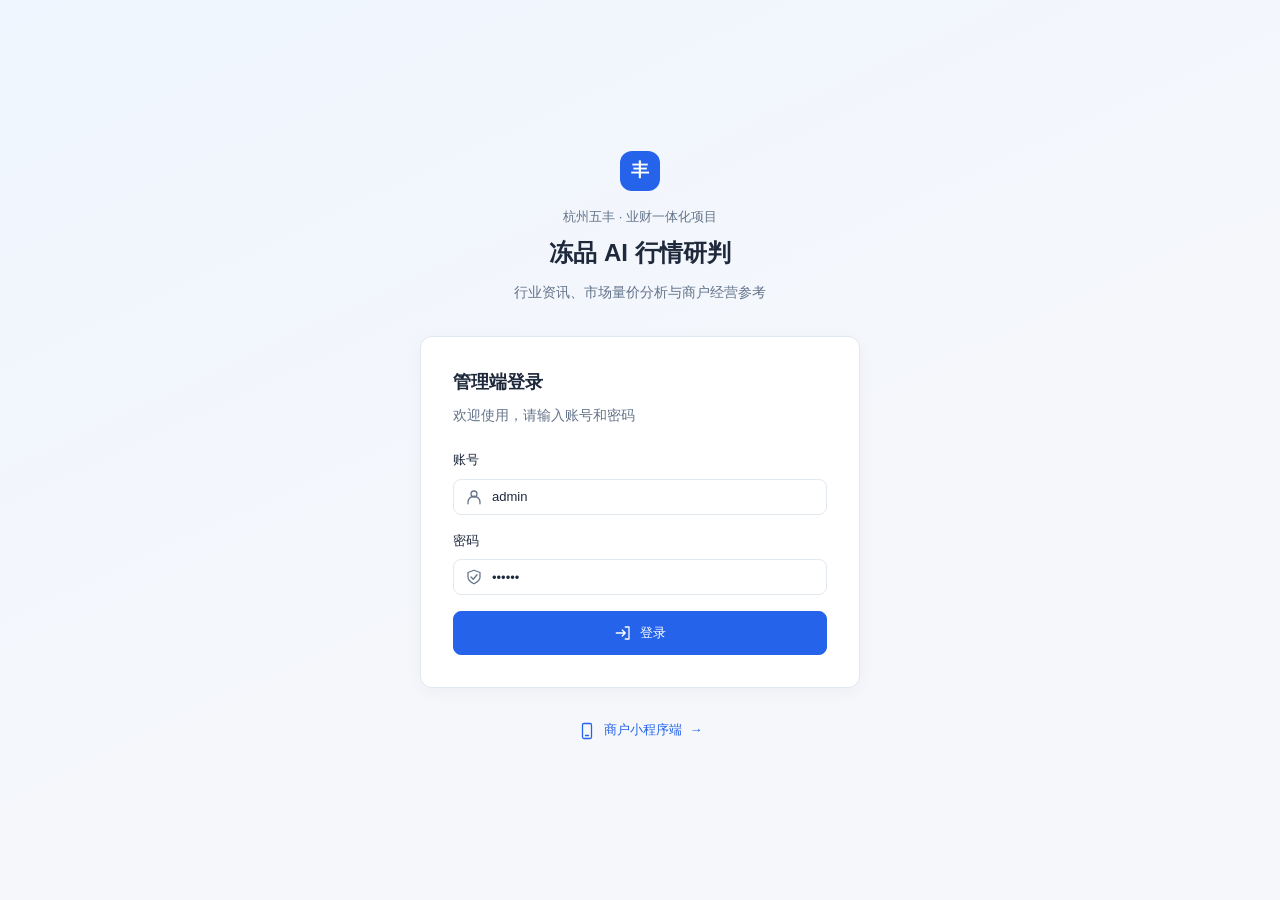
<file: index.html>
<!doctype html>
<html lang="zh-CN">
<head>
  <meta charset="utf-8">
  <meta name="viewport" content="width=device-width, initial-scale=1">
  <title>登录 · 冻品 AI 行情研判</title>
  <link rel="stylesheet" href="assets/css/tokens.css">
  <link rel="stylesheet" href="assets/css/common.css">
  <link rel="stylesheet" href="assets/css/login.css">
  <script defer src="assets/js/common.js"></script>
  <script defer src="assets/js/presentation.js"></script>
  <script defer src="assets/js/auth.js"></script>
  <script defer src="assets/js/login.js"></script>
</head>
<body class="login-page">
  <main class="login-content">
    <header class="login-brand">
      <div class="brand-mark" aria-hidden="true">丰</div>
      <p class="eyebrow">杭州五丰 · 业财一体化项目</p>
      <h1>冻品 AI 行情研判</h1>
      <p class="login-description">行业资讯、市场量价分析与商户经营参考</p>
    </header>
    <section class="panel login-card" aria-labelledby="login-title">
      <div class="login-heading"><h2 id="login-title">管理端登录</h2><p class="muted">欢迎使用，请输入账号和密码</p></div>
      <form id="login-form" class="login-form" novalidate>
        <label class="form-field" for="login-account">
          <span>账号</span>
          <span class="input-with-icon"><span data-icon="user"></span><input class="form-control" id="login-account" name="account" value="admin" autocomplete="username" placeholder="请输入账号" maxlength="40" required aria-describedby="account-error"></span>
          <small class="field-error" id="account-error"></small>
        </label>
        <label class="form-field" for="login-password">
          <span>密码</span>
          <span class="input-with-icon"><span data-icon="shield"></span><input class="form-control" id="login-password" name="password" value="123456" type="password" autocomplete="current-password" placeholder="请输入密码" maxlength="64" required aria-describedby="password-error"></span>
          <small class="field-error" id="password-error"></small>
        </label>
        <p id="login-error" class="field-error" role="alert"></p>
        <button class="button button--primary login-submit" type="submit"><span data-icon="login"></span><span id="login-label">登录</span></button>
        <p id="login-status" class="login-status muted" role="status" aria-live="polite"></p>
      </form>
      <noscript><p class="field-error">请启用 JavaScript 后登录。</p></noscript>
    </section>
    <a class="login-merchant" href="merchant/index.html" target="_blank" rel="noopener noreferrer"><span data-icon="phone"></span><span>商户小程序端</span><span aria-hidden="true">→</span></a>
  </main>
</body>
</html>
</file>
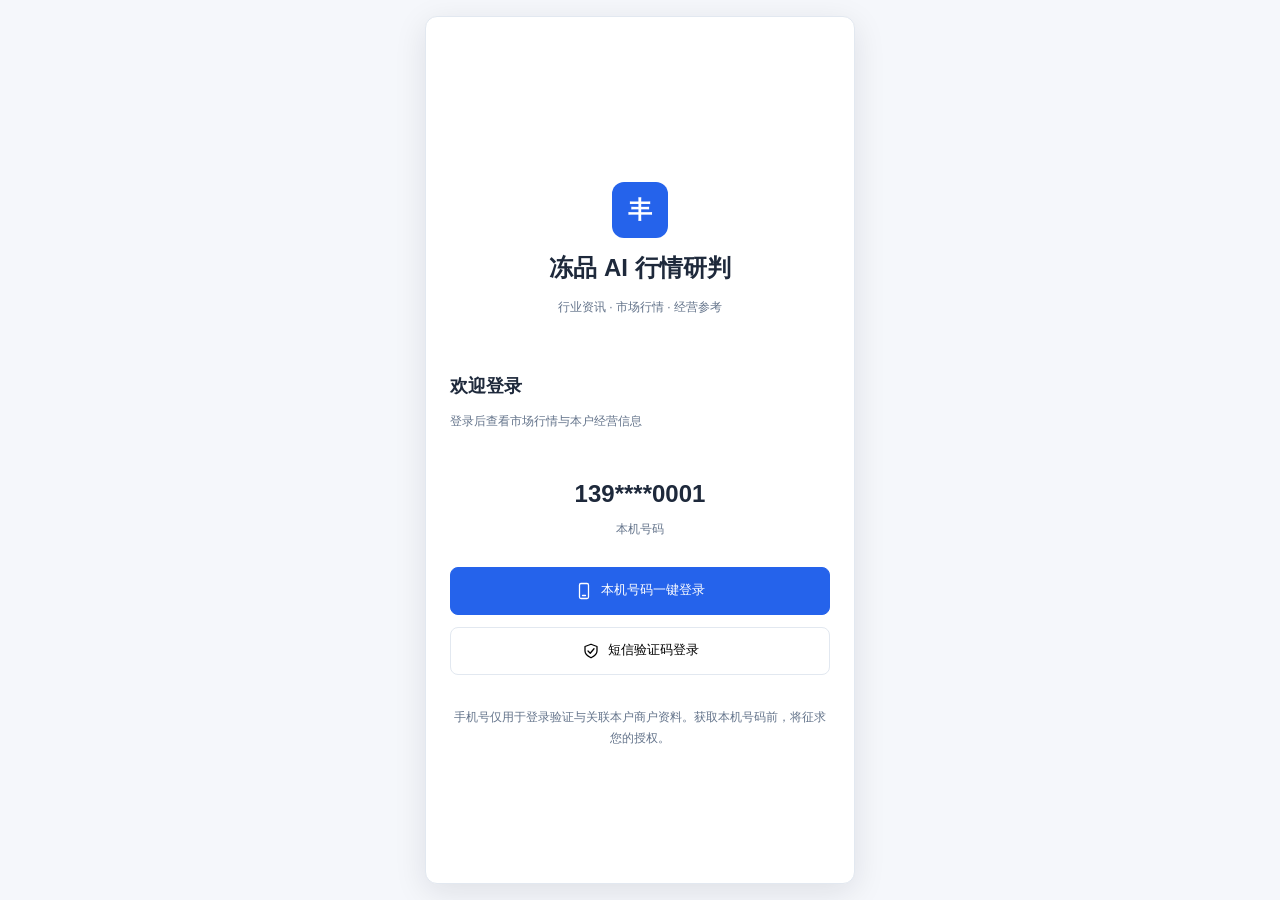
<file: merchant/index.html>
<!doctype html>
<html lang="zh-CN">
<head>
  <meta charset="utf-8">
  <meta name="viewport" content="width=device-width, initial-scale=1">
  <title>商户端 · 冻品 AI 行情研判</title>
  <link rel="stylesheet" href="../assets/css/tokens.css">
  <link rel="stylesheet" href="../assets/css/common.css">
  <link rel="stylesheet" href="../assets/css/bulletins.css">
  <link rel="stylesheet" href="../assets/css/merchant.css">
  <link rel="stylesheet" href="../assets/css/merchant-login.css">
  <script defer src="../assets/js/config.js"></script>
  <script defer src="../assets/js/common.js"></script>
  <script defer src="../assets/js/category-catalog.js"></script>
  <script defer src="../assets/js/presentation.js"></script>
  <script defer src="../assets/js/pages.js"></script>
  <script defer src="../assets/js/ui.js"></script>
  <script defer src="../assets/js/publication-policy.js"></script>
  <script defer src="../assets/js/evidence-view.js"></script>
  <script defer src="../assets/js/period-insights.js"></script>
  <script defer src="../assets/js/market-data.js"></script>
  <script defer src="../assets/js/bulletin-view.js"></script>
  <script defer src="../assets/js/report-client.js"></script>
  <script defer src="../assets/js/report-view.js"></script>
  <script defer src="../assets/js/merchant-ui.js"></script>
  <script defer src="../assets/js/merchant-auth.js"></script>
  <script defer src="../assets/js/merchant-login.js"></script>
  <script defer src="../assets/js/merchant-profile.js"></script>
  <script defer src="../assets/js/merchant-view.js"></script>
  <script defer src="../assets/js/merchant-scroll.js"></script>
  <script defer src="../assets/js/merchant-app.js"></script>
  <script defer src="../assets/js/merchant-reports.js"></script>
  <script defer src="../assets/js/merchant-market.js"></script>
  <script defer src="../assets/js/news-data.js"></script>
  <script defer src="../assets/js/news-view.js"></script>
  <script defer src="../assets/js/merchant-news.js"></script>
  <script defer src="../assets/js/shell.js"></script>
</head>
<body data-app="merchant">
  <div id="app"></div>
  <noscript>请启用 JavaScript 以显示系统导航。</noscript>
</body>
</html>
</file>
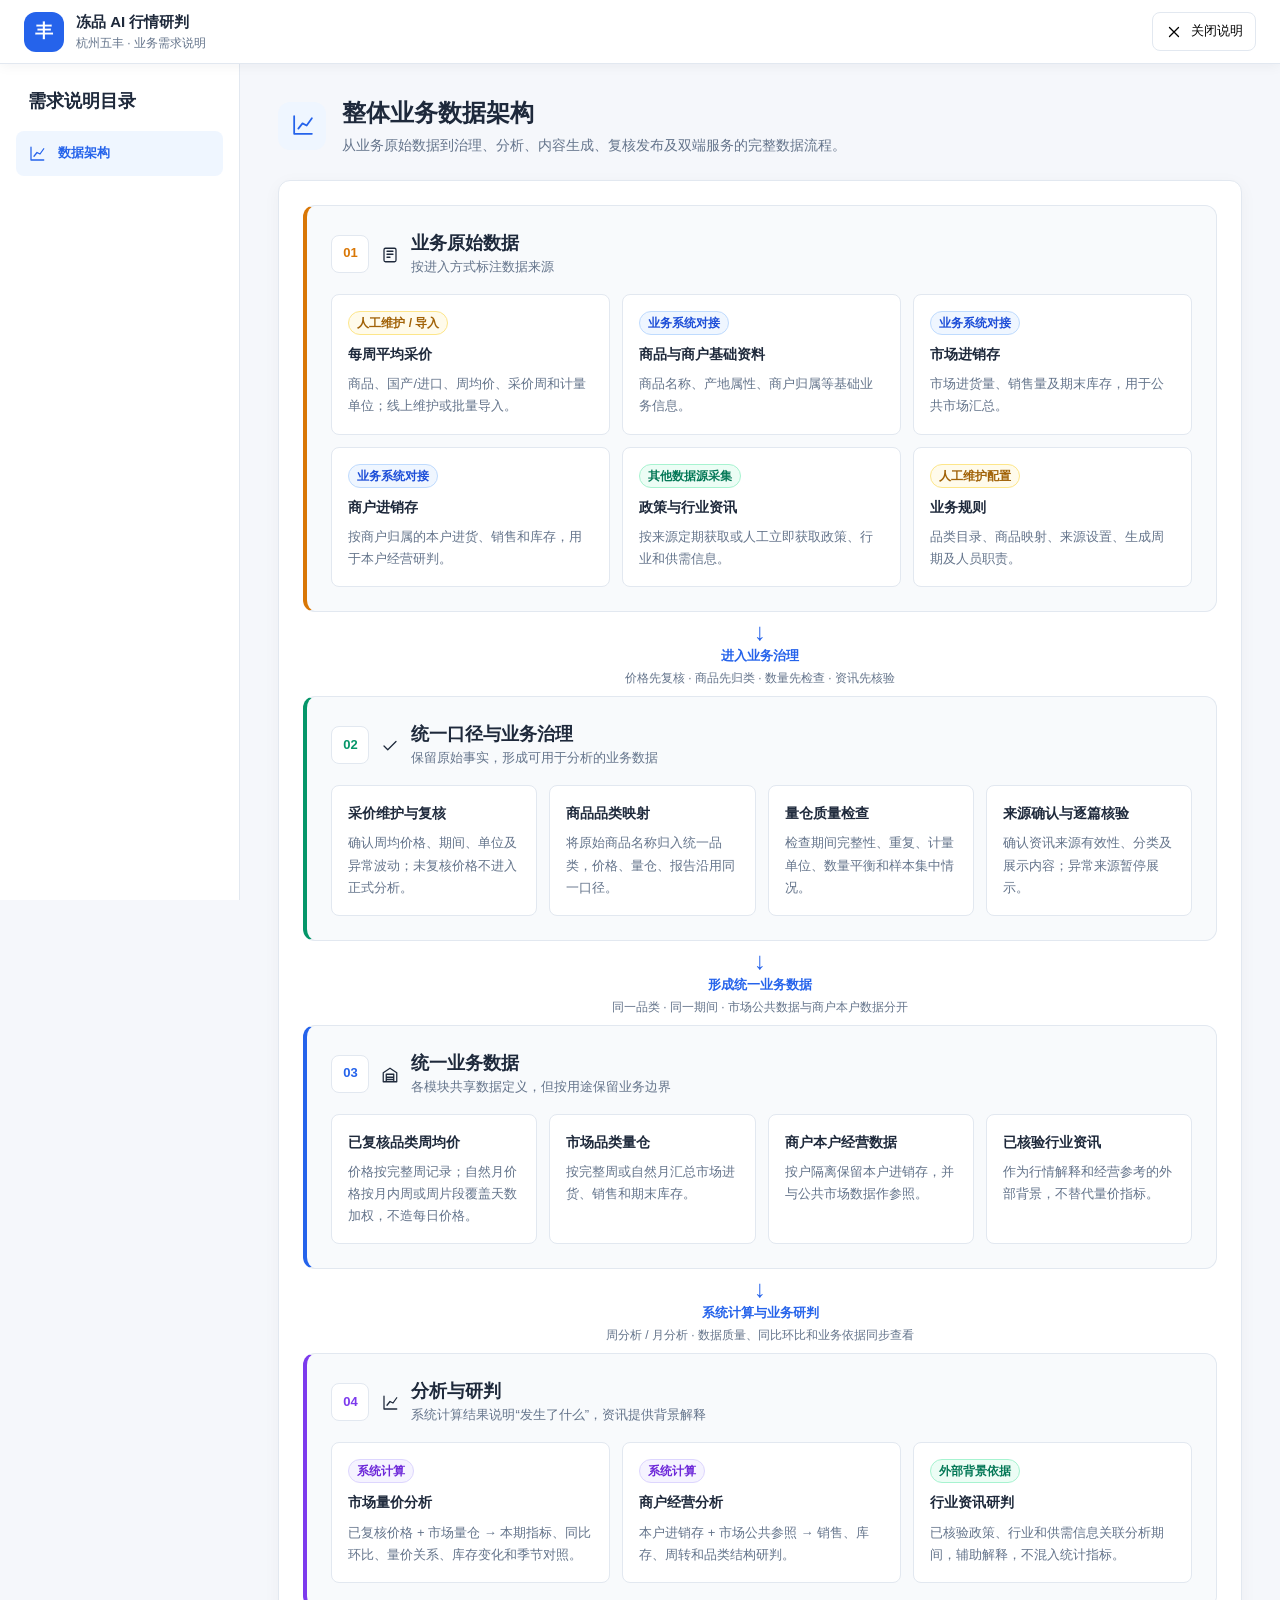
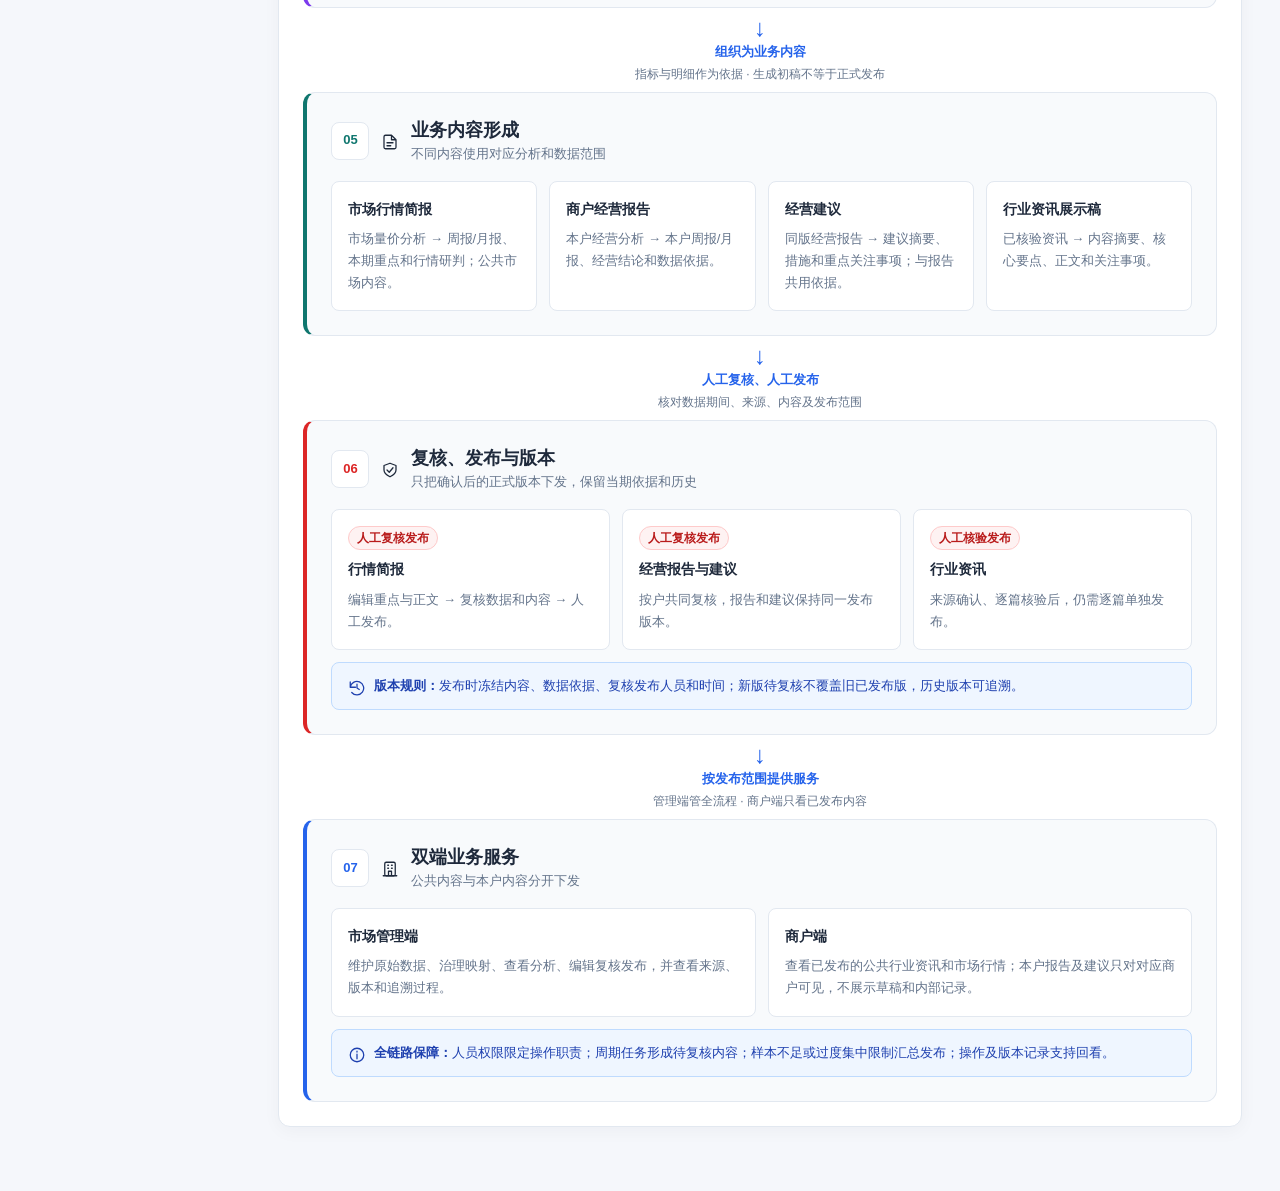
<file: admin/requirements.html>
<!doctype html>
<html lang="zh-CN">
<head>
  <meta charset="utf-8">
  <meta name="viewport" content="width=device-width, initial-scale=1">
  <title>需求说明 · 冻品 AI 行情研判</title>
  <link rel="stylesheet" href="../assets/css/tokens.css">
  <link rel="stylesheet" href="../assets/css/common.css">
  <link rel="stylesheet" href="../assets/css/requirements.css">
</head>
<body class="requirements-page">
  <header class="requirements-topbar">
    <a class="requirements-brand" href="./index.html" aria-label="返回市场管理端">
      <span class="brand-mark" aria-hidden="true">丰</span>
      <span><strong>冻品 AI 行情研判</strong><small>杭州五丰 · 业务需求说明</small></span>
    </a>
    <button type="button" class="button" data-close-page><span data-icon="close"></span><span>关闭说明</span></button>
  </header>

  <div class="requirements-layout">
    <aside class="requirements-toc" aria-label="需求说明目录">
      <h2>需求说明目录</h2>
      <nav><a href="#data-architecture" aria-current="page"><span data-icon="chart"></span><span>数据架构</span></a></nav>
    </aside>

    <main class="requirements-main">
      <section id="data-architecture" aria-labelledby="architecture-title">
        <div class="requirements-heading">
          <span class="requirements-heading-icon" data-icon="chart"></span>
          <div><h1 id="architecture-title">整体业务数据架构</h1><p>从业务原始数据到治理、分析、内容生成、复核发布及双端服务的完整数据流程。</p></div>
        </div>

        <div class="diagram" aria-label="整体业务数据流程图，按从上到下顺序展示数据来源、治理、统一数据、分析、业务内容、人工复核发布和双端服务">
          <section class="diagram-stage diagram-stage--source">
            <div class="diagram-stage-title"><span class="diagram-step">01</span><span data-icon="source"></span><div><h2>业务原始数据</h2><p>按进入方式标注数据来源</p></div></div>
            <div class="diagram-grid diagram-grid--three">
              <div class="diagram-node"><span class="source-tag source-tag--manual">人工维护 / 导入</span><strong>每周平均采价</strong><p>商品、国产/进口、周均价、采价周和计量单位；线上维护或批量导入。</p></div>
              <div class="diagram-node"><span class="source-tag source-tag--system">业务系统对接</span><strong>商品与商户基础资料</strong><p>商品名称、产地属性、商户归属等基础业务信息。</p></div>
              <div class="diagram-node"><span class="source-tag source-tag--system">业务系统对接</span><strong>市场进销存</strong><p>市场进货量、销售量及期末库存，用于公共市场汇总。</p></div>
              <div class="diagram-node"><span class="source-tag source-tag--system">业务系统对接</span><strong>商户进销存</strong><p>按商户归属的本户进货、销售和库存，用于本户经营研判。</p></div>
              <div class="diagram-node"><span class="source-tag source-tag--external">其他数据源采集</span><strong>政策与行业资讯</strong><p>按来源定期获取或人工立即获取政策、行业和供需信息。</p></div>
              <div class="diagram-node"><span class="source-tag source-tag--manual">人工维护配置</span><strong>业务规则</strong><p>品类目录、商品映射、来源设置、生成周期及人员职责。</p></div>
            </div>
          </section>

          <div class="diagram-connector"><span aria-hidden="true">↓</span><strong>进入业务治理</strong><small>价格先复核 · 商品先归类 · 数量先检查 · 资讯先核验</small></div>

          <section class="diagram-stage diagram-stage--govern">
            <div class="diagram-stage-title"><span class="diagram-step">02</span><span data-icon="check"></span><div><h2>统一口径与业务治理</h2><p>保留原始事实，形成可用于分析的业务数据</p></div></div>
            <div class="diagram-grid diagram-grid--four">
              <div class="diagram-node"><strong>采价维护与复核</strong><p>确认周均价格、期间、单位及异常波动；未复核价格不进入正式分析。</p></div>
              <div class="diagram-node"><strong>商品品类映射</strong><p>将原始商品名称归入统一品类，价格、量仓、报告沿用同一口径。</p></div>
              <div class="diagram-node"><strong>量仓质量检查</strong><p>检查期间完整性、重复、计量单位、数量平衡和样本集中情况。</p></div>
              <div class="diagram-node"><strong>来源确认与逐篇核验</strong><p>确认资讯来源有效性、分类及展示内容；异常来源暂停展示。</p></div>
            </div>
          </section>

          <div class="diagram-connector"><span aria-hidden="true">↓</span><strong>形成统一业务数据</strong><small>同一品类 · 同一期间 · 市场公共数据与商户本户数据分开</small></div>

          <section class="diagram-stage diagram-stage--data">
            <div class="diagram-stage-title"><span class="diagram-step">03</span><span data-icon="warehouse"></span><div><h2>统一业务数据</h2><p>各模块共享数据定义，但按用途保留业务边界</p></div></div>
            <div class="diagram-grid diagram-grid--four">
              <div class="diagram-node"><strong>已复核品类周均价</strong><p>价格按完整周记录；自然月价格按月内周或周片段覆盖天数加权，不造每日价格。</p></div>
              <div class="diagram-node"><strong>市场品类量仓</strong><p>按完整周或自然月汇总市场进货、销售和期末库存。</p></div>
              <div class="diagram-node"><strong>商户本户经营数据</strong><p>按户隔离保留本户进销存，并与公共市场数据作参照。</p></div>
              <div class="diagram-node"><strong>已核验行业资讯</strong><p>作为行情解释和经营参考的外部背景，不替代量价指标。</p></div>
            </div>
          </section>

          <div class="diagram-connector"><span aria-hidden="true">↓</span><strong>系统计算与业务研判</strong><small>周分析 / 月分析 · 数据质量、同比环比和业务依据同步查看</small></div>

          <section class="diagram-stage diagram-stage--analysis">
            <div class="diagram-stage-title"><span class="diagram-step">04</span><span data-icon="chart"></span><div><h2>分析与研判</h2><p>系统计算结果说明“发生了什么”，资讯提供背景解释</p></div></div>
            <div class="diagram-grid diagram-grid--three">
              <div class="diagram-node"><span class="source-tag source-tag--computed">系统计算</span><strong>市场量价分析</strong><p>已复核价格 + 市场量仓 → 本期指标、同比环比、量价关系、库存变化和季节对照。</p></div>
              <div class="diagram-node"><span class="source-tag source-tag--computed">系统计算</span><strong>商户经营分析</strong><p>本户进销存 + 市场公共参照 → 销售、库存、周转和品类结构研判。</p></div>
              <div class="diagram-node"><span class="source-tag source-tag--external">外部背景依据</span><strong>行业资讯研判</strong><p>已核验政策、行业和供需信息关联分析期间，辅助解释，不混入统计指标。</p></div>
            </div>
          </section>

          <div class="diagram-connector"><span aria-hidden="true">↓</span><strong>组织为业务内容</strong><small>指标与明细作为依据 · 生成初稿不等于正式发布</small></div>

          <section class="diagram-stage diagram-stage--content">
            <div class="diagram-stage-title"><span class="diagram-step">05</span><span data-icon="report"></span><div><h2>业务内容形成</h2><p>不同内容使用对应分析和数据范围</p></div></div>
            <div class="diagram-grid diagram-grid--four">
              <div class="diagram-node"><strong>市场行情简报</strong><p>市场量价分析 → 周报/月报、本期重点和行情研判；公共市场内容。</p></div>
              <div class="diagram-node"><strong>商户经营报告</strong><p>本户经营分析 → 本户周报/月报、经营结论和数据依据。</p></div>
              <div class="diagram-node"><strong>经营建议</strong><p>同版经营报告 → 建议摘要、措施和重点关注事项；与报告共用依据。</p></div>
              <div class="diagram-node"><strong>行业资讯展示稿</strong><p>已核验资讯 → 内容摘要、核心要点、正文和关注事项。</p></div>
            </div>
          </section>

          <div class="diagram-connector"><span aria-hidden="true">↓</span><strong>人工复核、人工发布</strong><small>核对数据期间、来源、内容及发布范围</small></div>

          <section class="diagram-stage diagram-stage--publish">
            <div class="diagram-stage-title"><span class="diagram-step">06</span><span data-icon="shield"></span><div><h2>复核、发布与版本</h2><p>只把确认后的正式版本下发，保留当期依据和历史</p></div></div>
            <div class="diagram-grid diagram-grid--three">
              <div class="diagram-node"><span class="source-tag source-tag--review">人工复核发布</span><strong>行情简报</strong><p>编辑重点与正文 → 复核数据和内容 → 人工发布。</p></div>
              <div class="diagram-node"><span class="source-tag source-tag--review">人工复核发布</span><strong>经营报告与建议</strong><p>按户共同复核，报告和建议保持同一发布版本。</p></div>
              <div class="diagram-node"><span class="source-tag source-tag--review">人工核验发布</span><strong>行业资讯</strong><p>来源确认、逐篇核验后，仍需逐篇单独发布。</p></div>
            </div>
            <div class="diagram-stage-note"><span data-icon="history"></span><p><strong>版本规则：</strong>发布时冻结内容、数据依据、复核发布人员和时间；新版待复核不覆盖旧已发布版，历史版本可追溯。</p></div>
          </section>

          <div class="diagram-connector"><span aria-hidden="true">↓</span><strong>按发布范围提供服务</strong><small>管理端管全流程 · 商户端只看已发布内容</small></div>

          <section class="diagram-stage diagram-stage--service">
            <div class="diagram-stage-title"><span class="diagram-step">07</span><span data-icon="building"></span><div><h2>双端业务服务</h2><p>公共内容与本户内容分开下发</p></div></div>
            <div class="diagram-grid diagram-grid--two">
              <div class="diagram-node"><strong>市场管理端</strong><p>维护原始数据、治理映射、查看分析、编辑复核发布，并查看来源、版本和追溯过程。</p></div>
              <div class="diagram-node"><strong>商户端</strong><p>查看已发布的公共行业资讯和市场行情；本户报告及建议只对对应商户可见，不展示草稿和内部记录。</p></div>
            </div>
            <div class="diagram-stage-note"><span data-icon="info"></span><p><strong>全链路保障：</strong>人员权限限定操作职责；周期任务形成待复核内容；样本不足或过度集中限制汇总发布；操作及版本记录支持回看。</p></div>
          </section>
        </div>
      </section>
    </main>
  </div>

  <script src="../assets/js/common.js"></script>
  <script src="../assets/js/requirements.js"></script>
</body>
</html>
</file>
<file: assets/css/tokens.css>
:root {
  color-scheme: light;
  --color-primary: #2563eb;
  --color-primary-hover: #1d4ed8;
  --color-primary-soft: #eff6ff;
  --color-bg: #f5f7fb;
  --color-surface: #ffffff;
  --color-text: #1e293b;
  --color-muted: #64748b;
  --color-border: #e2e8f0;
  --color-success: #15803d;
  --color-success-soft: #f0fdf4;
  --color-warning: #a16207;
  --color-warning-soft: #fefce8;
  --color-danger: #b91c1c;
  --color-danger-soft: #fef2f2;
  --font-family: "Microsoft YaHei", "PingFang SC", -apple-system, BlinkMacSystemFont, "Segoe UI", sans-serif;
  --font-title: 24px;
  --font-section: 18px;
  --font-body: 14px;
  --font-control: 13px;
  --font-caption: 12px;
  --space-1: 4px;
  --space-2: 8px;
  --space-3: 12px;
  --space-4: 16px;
  --space-6: 24px;
  --space-8: 32px;
  --radius-control: 8px;
  --radius-card: 12px;
  --shadow-card: 0 4px 18px rgb(15 23 42 / 4%);
  --sidebar-width: 232px;
  --header-height: 64px;
  --control-height: 36px;
}
</file>
<file: assets/css/common.css>
* { box-sizing: border-box; }
body { margin: 0; background: var(--color-bg); color: var(--color-text); font: var(--font-body)/1.6 var(--font-family); }
a { color: inherit; text-decoration: none; }
button, input, select, textarea { font: inherit; }
h1, h2, p { margin: 0; }
h1 { font-size: var(--font-title); line-height: 1.4; font-weight: 600; }
h2 { font-size: var(--font-section); line-height: 1.5; font-weight: 600; }
:focus-visible { outline: 2px solid var(--color-primary); outline-offset: 3px; }
.icon { width: 18px; height: 18px; flex: none; vertical-align: middle; }
.muted { color: var(--color-muted); }
.badge { display: inline-flex; align-items: center; padding: 3px var(--space-2); border-radius: var(--radius-control); background: var(--color-primary-soft); color: var(--color-primary); font-size: var(--font-caption); white-space: nowrap; }
.button { display: inline-flex; justify-content: center; align-items: center; gap: var(--space-2); min-height: var(--control-height); padding: var(--space-2) var(--space-3); border: 1px solid var(--color-border); border-radius: var(--radius-control); background: var(--color-surface); font-size: var(--font-control); cursor: pointer; }
.button:hover { color: var(--color-primary); border-color: var(--color-primary); background: var(--color-primary-soft); }
.brand-mark { display: grid; place-items: center; width: 40px; height: 40px; border-radius: var(--radius-card); background: var(--color-primary); color: white; font-size: var(--font-section); font-weight: 600; }
.entry-page { min-height: 100vh; display: grid; place-items: center; padding: var(--space-8) var(--space-6); }
.entry-content { width: min(100%, 880px); }
.entry-content > .brand-mark { margin-bottom: var(--space-6); }
.eyebrow { color: var(--color-muted); margin-bottom: var(--space-2); font-size: var(--font-control); }
.entry-description { color: var(--color-muted); margin-top: var(--space-3); }
.entry-grid { display: grid; grid-template-columns: repeat(2, minmax(0, 1fr)); gap: var(--space-6); margin: var(--space-8) 0; }
.entry-card { display: block; background: var(--color-surface); padding: var(--space-8); border: 1px solid var(--color-border); border-radius: var(--radius-card); box-shadow: var(--shadow-card); transition: border-color 150ms ease, box-shadow 150ms ease; }
.entry-card:hover { border-color: var(--color-primary); box-shadow: 0 6px 24px rgb(37 99 235 / 9%); }
.entry-icon { display: grid; place-items: center; width: 40px; height: 40px; background: var(--color-primary-soft); color: var(--color-primary); border-radius: var(--radius-control); margin-bottom: var(--space-4); }
.entry-card p { color: var(--color-muted); margin: var(--space-2) 0 var(--space-6); }
.entry-action { display: inline-flex; align-items: center; gap: var(--space-2); color: var(--color-primary); font-size: var(--font-control); }
.entry-note { display: flex; gap: var(--space-2); align-items: center; flex-wrap: wrap; color: var(--color-muted); font-size: var(--font-caption); }
.admin-layout { display: grid; grid-template-columns: var(--sidebar-width) minmax(0, 1fr); min-height: 100vh; }
.sidebar { background: var(--color-surface); border-right: 1px solid var(--color-border); padding: var(--space-6) var(--space-4); }
.brand { display: flex; align-items: center; gap: var(--space-3); padding: 0 var(--space-2) var(--space-6); }
.brand strong { display: block; font-size: var(--font-body); font-weight: 600; }
.brand small { display: block; color: var(--color-muted); font-size: var(--font-caption); }
.nav-group { margin-bottom: var(--space-6); }
.nav-group-title { color: var(--color-muted); font-size: var(--font-caption); margin: 0 var(--space-3) var(--space-2); }
.nav-item { display: flex; align-items: center; gap: var(--space-3); padding: var(--space-3); margin-bottom: var(--space-1); border-radius: var(--radius-control); font-size: var(--font-control); }
.nav-item:hover { background: var(--color-bg); }
.nav-item[aria-current="page"] { color: var(--color-primary); background: var(--color-primary-soft); font-weight: 600; }
.workspace { min-width: 0; }
.topbar { min-height: var(--header-height); padding: var(--space-3) var(--space-8); display: flex; align-items: center; justify-content: space-between; gap: var(--space-4); border-bottom: 1px solid var(--color-border); background: var(--color-surface); }
.topbar-label { color: var(--color-muted); font-size: var(--font-control); }
.page-content { padding: var(--space-8); }
.placeholder { min-height: 340px; display: flex; flex-direction: column; align-items: center; justify-content: center; gap: var(--space-3); text-align: center; padding: var(--space-8); border: 1px solid var(--color-border); border-radius: var(--radius-card); background: var(--color-surface); box-shadow: var(--shadow-card); }
.placeholder-icon { width: 56px; height: 56px; display: grid; place-items: center; border-radius: var(--radius-card); background: var(--color-primary-soft); color: var(--color-primary); }
.placeholder-icon .icon { width: 26px; height: 26px; }
.placeholder p { max-width: 520px; color: var(--color-muted); }
.merchant-layout { max-width: 430px; margin: auto; min-height: 100dvh; display: flex; flex-direction: column; background: var(--color-bg); border-inline: 1px solid var(--color-border); }
.merchant-header { padding: var(--space-4); border-bottom: 1px solid var(--color-border); background: var(--color-surface); display: flex; align-items: center; justify-content: space-between; gap: var(--space-2); }
.merchant-header strong { font-size: var(--font-body); }
.merchant-header small { display: block; color: var(--color-muted); font-size: var(--font-caption); }
.merchant-content { flex: 1; padding: var(--space-6) var(--space-4); }
.merchant-content h1 { font-size: var(--font-section); }
.merchant-content .placeholder { min-height: 300px; padding: var(--space-6); }
.merchant-tabs { position: sticky; bottom: 0; display: grid; grid-template-columns: repeat(4, minmax(0, 1fr)); background: var(--color-surface); border-top: 1px solid var(--color-border); padding: var(--space-2) var(--space-1) max(var(--space-2), env(safe-area-inset-bottom)); }
.merchant-tab { display: flex; align-items: center; flex-direction: column; gap: var(--space-1); color: var(--color-muted); padding: var(--space-2) 0; font-size: var(--font-caption); border-radius: var(--radius-control); }
.merchant-tab:hover { background: var(--color-bg); }
.merchant-tab[aria-current="page"] { color: var(--color-primary); background: var(--color-primary-soft); }
/* 维护类页面共用组件；随每周平均采价列表首次引入。 */
.content-stack { display: grid; gap: var(--space-6); min-width: 0; }
.panel { min-width: 0; background: var(--color-surface); border: 1px solid var(--color-border); border-radius: var(--radius-card); box-shadow: var(--shadow-card); }
.panel-heading { display: flex; align-items: center; justify-content: space-between; flex-wrap: wrap; gap: var(--space-3); padding: var(--space-4) var(--space-6); border-bottom: 1px solid var(--color-border); }
.panel-heading .muted { font-size: var(--font-caption); }
.notice { display: flex; align-items: flex-start; gap: var(--space-2); padding: var(--space-3) var(--space-4); border: 1px solid var(--color-border); border-radius: var(--radius-control); background: var(--color-primary-soft); font-size: var(--font-control); }
.notice > .icon { color: var(--color-primary); margin-top: 2px; }
.notice strong { font-weight: 600; }
.filter-form { display: flex; align-items: flex-end; flex-wrap: wrap; gap: var(--space-4); padding: var(--space-6); }
.form-field { display: grid; gap: var(--space-2); flex: 1 1 150px; min-width: 0; font-size: var(--font-control); }
.form-field--wide { flex-basis: 216px; }
.form-field > span { font-weight: 500; }
.form-control { width: 100%; min-width: 0; height: var(--control-height); padding: 0 var(--space-3); border: 1px solid var(--color-border); border-radius: var(--radius-control); background: var(--color-surface); color: var(--color-text); font: var(--font-control)/1.6 var(--font-family); }
select.form-control { cursor: pointer; padding-right: var(--space-6); }
.form-control::placeholder { color: var(--color-muted); }
.form-control:hover { border-color: var(--color-primary); }
.form-control:focus-visible { border-color: var(--color-primary); }
.input-with-icon { position: relative; display: block; }
.input-with-icon > .icon { position: absolute; top: 9px; left: var(--space-3); color: var(--color-muted); pointer-events: none; }
.input-with-icon > .form-control { padding-left: calc(var(--space-3) + 26px); }
.query-control { position: relative; display: block; min-width: 0; }
.query-control > .form-control { padding-right: 40px; }
.input-with-icon > .query-control > .form-control { padding-left: calc(var(--space-3) + 26px); }
.input-with-icon > .icon { z-index: 1; }
.query-control--select > select.form-control { padding-right: 64px; }
.query-control--select > .search-select > summary { padding-right: 64px; }
.query-control--select > .search-select > summary > .icon { position: absolute; right: var(--space-3); pointer-events: none; }
.query-control--date > .form-control { padding-right: 64px; }
.query-control--date > .form-control::-webkit-calendar-picker-indicator { position: absolute; right: var(--space-3); top: 9px; width: 18px; height: 18px; padding: 0; margin: 0; cursor: pointer; }
.query-clear { position: absolute; right: 8px; top: 6px; display: inline-flex; align-items: center; justify-content: center; width: 24px; height: 24px; padding: 0; border: 0; border-radius: 50%; background: transparent; color: var(--color-muted); cursor: pointer; opacity: 0; pointer-events: none; }
.query-clear > .icon { width: 14px; height: 14px; }
.query-control--select > .query-clear { right: 30px; }
.query-control--date > .query-clear { right: 36px; }
.query-control:hover > .query-clear, .query-control:focus-within > .query-clear { opacity: 1; pointer-events: auto; }
.query-clear:hover { color: var(--color-text); background: var(--color-bg); }
.query-clear[hidden] { display: none; }
.query-control input[type="search"]::-webkit-search-cancel-button { -webkit-appearance: none; appearance: none; }
@media (hover: none) { .query-control > .query-clear { opacity: 1; pointer-events: auto; } }
.button-group { display: flex; align-items: center; flex-wrap: wrap; gap: var(--space-2); }
.button--primary { color: white; background: var(--color-primary); border-color: var(--color-primary); }
.button--primary:hover { color: white; background: var(--color-primary-hover); border-color: var(--color-primary-hover); }
.filter-form .button, .pagination .button { height: var(--control-height); padding-block: 0; }
.button:disabled { color: var(--color-muted); background: var(--color-bg); border-color: var(--color-border); opacity: 0.6; cursor: not-allowed; }
.table-scroll { max-width: 100%; overflow-x: auto; border-radius: var(--radius-control); }
.data-table { width: 100%; min-width: 850px; border-collapse: collapse; text-align: left; font-size: var(--font-control); }
.data-table th { padding: var(--space-3) var(--space-6); background: var(--color-bg); color: var(--color-muted); font-weight: 500; white-space: nowrap; }
.data-table td { padding: var(--space-4) var(--space-6); border-top: 1px solid var(--color-border); vertical-align: middle; white-space: nowrap; }
.data-table tbody tr:hover { background: var(--color-primary-soft); }
.data-table .numeric { text-align: right; font-variant-numeric: tabular-nums; }
.cell-primary { font-weight: 600; }
.cell-secondary { display: block; margin-top: var(--space-1); color: var(--color-muted); font-size: var(--font-caption); font-weight: 400; }
.status-tag { display: inline-flex; align-items: center; gap: 6px; padding: 3px var(--space-2); border-radius: var(--radius-control); font-size: var(--font-caption); white-space: nowrap; }
.status-tag::before { content: ''; width: 6px; height: 6px; border-radius: 50%; background: currentColor; }
.status-tag--success { color: var(--color-success); background: var(--color-success-soft); }
.status-tag--warning { color: var(--color-warning); background: var(--color-warning-soft); }
.status-tag--danger { color: var(--color-danger); background: var(--color-danger-soft); }
.pagination { display: flex; align-items: center; justify-content: space-between; flex-wrap: wrap; gap: var(--space-4); padding: var(--space-4) var(--space-6); border-top: 1px solid var(--color-border); font-size: var(--font-control); }
.pagination-controls { display: flex; align-items: center; flex-wrap: wrap; gap: var(--space-3); }
.page-size { display: inline-flex; align-items: center; gap: var(--space-2); }
.page-size .form-control { width: 80px; }
.page-position { min-width: 80px; text-align: center; font-variant-numeric: tabular-nums; }
.data-table td.empty-cell { padding: 0; white-space: normal; }
.data-table tr:has(.empty-cell):hover { background: transparent; }
.empty-state { display: flex; align-items: center; flex-direction: column; justify-content: center; gap: var(--space-2); min-height: 280px; padding: var(--space-8); text-align: center; }
.empty-state > .icon { box-sizing: content-box; padding: var(--space-4); margin-bottom: var(--space-2); border-radius: var(--radius-card); color: var(--color-muted); background: var(--color-bg); }
.empty-state strong { font-size: var(--font-body); font-weight: 600; }
.empty-state p { color: var(--color-muted); font-size: var(--font-control); }
/* 弹窗、操作列与可搜索选择器沿用公共字号和颜色。 */
.action-feedback { margin: 0; padding: var(--space-3) var(--space-4); border-radius: var(--radius-control); background: var(--color-success-soft); color: var(--color-success); font-size: var(--font-control); }
.row-actions { display: flex; align-items: center; gap: var(--space-1); min-width: 208px; }
.source-row-actions { flex-wrap: wrap; width: 224px; }
.button--text { color: var(--color-primary); background: transparent; border-color: transparent; padding: var(--space-1) var(--space-2); min-height: 32px; }
.table-actions { position: sticky; right: 0; background: var(--color-surface); box-shadow: -4px 0 8px rgb(15 23 42 / 3%); }
.data-table tbody tr:hover .table-actions { background: var(--color-primary-soft); }
.search-select { position: relative; }
.search-select > summary { display: flex; align-items: center; justify-content: space-between; gap: var(--space-2); cursor: pointer; list-style: none; }
.search-select > summary::-webkit-details-marker { display: none; }
.search-select > summary span { overflow: hidden; text-overflow: ellipsis; white-space: nowrap; }
.search-select-panel { position: absolute; z-index: 20; top: calc(100% + 6px); left: 0; width: max(100%, 300px); max-width: calc(100vw - 64px); padding: var(--space-3); border: 1px solid var(--color-border); border-radius: var(--radius-control); background: var(--color-surface); box-shadow: var(--shadow-card); font: var(--font-control)/1.6 var(--font-family); }
.search-select-options { max-height: 240px; overflow-y: auto; margin-top: var(--space-2); }
.search-select--floating > .search-select-panel { display: none; position: fixed; inset: auto; z-index: auto; width: auto; max-width: calc(100vw - 24px); max-height: min(360px, calc(100dvh - 24px)); margin: 0; box-sizing: border-box; overflow: hidden; }
.search-select--floating > .search-select-panel:popover-open { display: flex; flex-direction: column; }
.search-select--floating > .search-select-panel::backdrop { background: transparent; pointer-events: none; }
.search-select--floating .search-select-options { flex: 1; min-height: 0; overscroll-behavior: contain; scrollbar-gutter: stable; }
.select-option { display: flex; align-items: center; gap: var(--space-2); width: 100%; padding: var(--space-2); color: var(--color-text); border: 0; background: transparent; text-align: left; font: inherit; cursor: pointer; border-radius: var(--radius-control); }
.select-option:hover, .select-option[aria-pressed="true"] { background: var(--color-primary-soft); color: var(--color-primary); }
.search-select-options > p { padding: var(--space-3); }
.tree-select { min-width: 0; }
.tree-select-trigger { display: flex; align-items: center; gap: var(--space-2); height: auto; min-height: var(--control-height); text-align: left; cursor: pointer; }
.tree-select-trigger > .icon { color: var(--color-muted); flex: none; }
.tree-select-trigger [data-tree-label] { flex: 1; min-width: 0; white-space: normal; overflow-wrap: anywhere; }
.tree-select-trigger[data-has-value="false"] [data-tree-label] { color: var(--color-muted); }
.tree-select-arrow { display: inline-flex; color: var(--color-muted); flex: none; transition: transform .16s ease; }
.tree-select-trigger[aria-expanded="true"] { border-color: var(--color-primary); box-shadow: 0 0 0 3px var(--color-primary-soft); }
.tree-select-trigger[aria-expanded="true"] .tree-select-arrow { transform: rotate(180deg); }
.tree-select-popover { display: none; position: fixed; inset: auto; margin: 0; padding: 0; box-sizing: border-box; max-width: calc(100vw - 24px); max-height: calc(100dvh - 24px); color: var(--color-text); background: var(--color-surface); border: 1px solid var(--color-border); border-radius: var(--radius-card); box-shadow: 0 12px 36px rgb(15 23 42 / 14%), 0 2px 8px rgb(15 23 42 / 5%); font: var(--font-control)/1.6 var(--font-family); overflow: hidden; }
.tree-select-popover:popover-open { display: flex; flex-direction: column; }
.tree-select-popover::backdrop { background: transparent; pointer-events: none; }
.tree-select-header { display: flex; align-items: center; justify-content: space-between; gap: var(--space-3); padding: var(--space-3) var(--space-4) var(--space-2); flex: none; }
.tree-select-heading { display: inline-flex; align-items: center; gap: var(--space-2); }
.tree-select-heading > .icon { color: var(--color-primary); }
.tree-select-count { font-size: var(--font-caption); color: var(--color-muted); }
.tree-select-search { position: relative; margin: 0 var(--space-3) var(--space-2); flex: none; }
.tree-select-search > .icon { position: absolute; left: var(--space-3); top: 10px; color: var(--color-muted); pointer-events: none; width: 16px; height: 16px; }
.tree-select-search .form-control { padding-left: 36px; background: var(--color-bg); }
.tree-select-options { flex: 1; min-height: 0; overflow: auto; overscroll-behavior: contain; padding: 0 var(--space-2) var(--space-2); scrollbar-gutter: stable; }
.tree-select-branch > summary { display: flex; align-items: center; gap: var(--space-2); min-height: 36px; padding: var(--space-1) var(--space-2); cursor: pointer; list-style: none; border-radius: var(--radius-control); font-weight: 600; }
.tree-select-branch > summary:hover { background: var(--color-bg); }
.tree-select-branch > summary::-webkit-details-marker { display: none; }
.tree-select-branch > summary > span:last-child { min-width: 0; overflow-wrap: anywhere; }
.tree-select-chevron { display: inline-flex; color: var(--color-muted); flex: none; transition: transform .16s ease; }
.tree-select-chevron .icon { width: 12px; height: 12px; }
.tree-select-branch[open] > summary .tree-select-chevron { transform: rotate(90deg); }
.tree-select-node-icon { display: inline-flex; justify-content: center; align-items: center; width: 26px; height: 26px; flex: none; color: var(--color-primary); background: var(--color-primary-soft); border-radius: 6px; }
.tree-select-node-icon .icon { width: 16px; height: 16px; }
.tree-select-children { margin-left: 14px; padding-left: var(--space-2); border-left: 1px solid var(--color-border); }
.tree-select-leaf { min-height: 36px; margin: 2px 0; padding: var(--space-1) var(--space-2); }
.tree-select-leaf > span:nth-child(2) { flex: 1; min-width: 0; overflow-wrap: anywhere; }
.tree-select-leaf-icon { display: inline-flex; color: var(--color-muted); flex: none; }
.tree-select-leaf-icon .icon { width: 16px; height: 16px; }
.tree-select-check { display: inline-flex; visibility: hidden; flex: none; }
.tree-select-leaf[aria-pressed="true"] { font-weight: 600; }
.tree-select-leaf[aria-pressed="true"] .tree-select-check { visibility: visible; }
.tree-select-leaf[aria-pressed="true"] .tree-select-leaf-icon { color: var(--color-primary); }
.tree-select-footer { display: flex; align-items: center; gap: var(--space-2); justify-content: space-between; padding: var(--space-2) var(--space-3); border-top: 1px solid var(--color-border); background: var(--color-bg); flex: none; }
.tree-select-selection { min-width: 0; white-space: normal; overflow-wrap: anywhere; color: var(--color-muted); font-size: var(--font-caption); }
.tree-select-footer .button { flex: none; }
.tree-select-empty { min-height: 160px; display: flex; flex-direction: column; justify-content: center; align-items: center; gap: var(--space-2); color: var(--color-muted); text-align: center; padding: var(--space-4); }
.tree-select-empty > .icon { width: 28px; height: 28px; color: var(--color-primary); }
.tree-select-empty strong { color: var(--color-text); font-weight: 500; }
.tree-select-empty > span { font-size: var(--font-caption); }
@media (prefers-reduced-motion: reduce) { .tree-select-arrow, .tree-select-chevron { transition: none; } }
.app-dialog { padding: 0; width: min(620px, calc(100vw - 32px)); max-width: none; max-height: calc(100dvh - 48px); overflow: auto; border: 1px solid var(--color-border); border-radius: var(--radius-card); background: var(--color-surface); color: var(--color-text); box-shadow: 0 16px 56px rgb(15 23 42 / 16%); font: var(--font-body)/1.6 var(--font-family); }
.app-dialog[open] { display: flex; flex-direction: column; }
.app-dialog--wide { width: min(1040px, calc(100vw - 32px)); }
.app-dialog::backdrop { background: rgb(15 23 42 / 40%); }
.dialog-heading { display: flex; align-items: center; justify-content: space-between; gap: var(--space-4); padding: var(--space-4) var(--space-6); border-bottom: 1px solid var(--color-border); flex: none; }
.dialog-heading h2 { font-size: var(--font-section); }
.dialog-body { padding: var(--space-6); overflow-y: auto; min-height: 0; }
.dialog-footer { display: flex; justify-content: flex-end; gap: var(--space-2); flex-wrap: wrap; padding: var(--space-4) var(--space-6); border-top: 1px solid var(--color-border); flex: none; }
.app-dialog .button { height: var(--control-height); padding-block: 0; }
.dialog-description { font-size: var(--font-body); color: var(--color-muted); margin-bottom: var(--space-4); }
.edit-grid { display: grid; grid-template-columns: repeat(2, minmax(0, 1fr)); gap: var(--space-4); }
.edit-grid .form-field { align-content: start; }
.choice-field { margin: 0; padding: 0; border: 0; min-width: 0; font-size: var(--font-control); }
.choice-field legend { padding: 0; margin-bottom: var(--space-2); font-weight: 500; }
.check-group { display: flex; flex-wrap: wrap; gap: var(--space-4); }
.check-choice { display: inline-flex; align-items: center; gap: var(--space-2); min-height: var(--control-height); cursor: pointer; }
.check-choice input { margin: 0; width: 16px; height: 16px; accent-color: var(--color-primary); }
.span-full { grid-column: 1 / -1; }
textarea.form-control { height: 96px; resize: vertical; padding-block: var(--space-2); }
.form-control[readonly] { background: var(--color-bg); color: var(--color-muted); }
.form-control[aria-invalid="true"] { border-color: var(--color-danger); }
.field-hint { color: var(--color-muted); font-size: var(--font-caption); font-weight: 400; }
.field-error { color: var(--color-danger); font-size: var(--font-control); overflow-wrap: anywhere; }
.field-error:empty { display: none; }
.detail-grid { display: grid; grid-template-columns: repeat(2, minmax(0, 1fr)); gap: var(--space-4); margin: 0 0 var(--space-4); padding: var(--space-4); border-radius: var(--radius-control); background: var(--color-bg); }
.detail-grid dt { color: var(--color-muted); font-size: var(--font-caption); }
.detail-grid dd { margin: var(--space-1) 0 0; overflow-wrap: anywhere; }
.detail-note { white-space: pre-wrap; overflow-wrap: anywhere; }
.history-list { list-style: none; padding: 0; margin: var(--space-4) 0 0; }
.history-list li { padding: 0 0 var(--space-4) var(--space-4); border-left: 2px solid var(--color-border); margin-left: var(--space-1); overflow-wrap: anywhere; }
.history-heading { display: flex; justify-content: space-between; flex-wrap: wrap; gap: var(--space-2); }
.history-heading .muted { font-size: var(--font-caption); }
.history-list p { margin-top: var(--space-2); white-space: pre-wrap; }
.history-change { color: var(--color-muted); font-size: var(--font-control); }
.history-change > span { color: var(--color-text); margin-right: var(--space-2); }
.compact-table { min-width: 660px; }
.compact-table td, .compact-table th { padding: var(--space-3); }
.data-table .wrap-cell { white-space: pre-wrap; overflow-wrap: anywhere; min-width: 100px; max-width: 250px; }
.import-preview { max-height: 360px; overflow: auto; }
.import-preview th { position: sticky; top: 0; z-index: 1; }
.step-list { display: flex; justify-content: space-between; flex-wrap: wrap; gap: var(--space-3); padding: var(--space-3) var(--space-6); margin: 0; background: var(--color-primary-soft); color: var(--color-primary); border-radius: var(--radius-control); font-size: var(--font-control); list-style-position: inside; }
.file-picker { position: relative; overflow: hidden; }
.file-picker-input { position: absolute; inset: 0; width: 100%; height: 100%; opacity: 0; cursor: pointer; }
.file-picker:focus-within { outline: 2px solid var(--color-primary); outline-offset: 3px; }
.selected-filename { font-size: var(--font-control); overflow-wrap: anywhere; min-width: 0; }
[data-task-workspace-list][hidden] { display: none !important; }
.task-workspace { display: grid; gap: var(--space-4); min-width: 0; min-height: calc(100dvh - 132px); }
.task-workspace-header { position: sticky; top: 0; z-index: 8; display: flex; align-items: center; justify-content: space-between; gap: var(--space-4); padding: var(--space-4) var(--space-6); border: 1px solid var(--color-border); border-radius: var(--radius-card); background: rgb(255 255 255 / 96%); box-shadow: var(--shadow-card); backdrop-filter: blur(8px); }
.task-workspace-heading { display: flex; align-items: flex-start; gap: var(--space-3); min-width: 0; }
.task-workspace-heading h1 { font-size: var(--font-section); }
.task-workspace-heading p { margin-top: var(--space-1); color: var(--color-muted); font-size: var(--font-control); }
.task-workspace-heading .button { flex: none; }
.task-workspace-meta { padding: var(--space-3) var(--space-4); border: 1px solid var(--color-border); border-radius: var(--radius-card); background: var(--color-surface); }
.task-workspace-meta .detail-grid { margin: 0; padding: 0; background: transparent; grid-template-columns: repeat(4, minmax(0, 1fr)); gap: var(--space-3) var(--space-4); }
.task-workspace-layout { display: grid; grid-template-columns: minmax(0, 1.75fr) minmax(320px, .8fr); gap: var(--space-4); align-items: start; min-width: 0; }
.task-workspace-main, .task-workspace-aside { min-width: 0; border: 1px solid var(--color-border); border-radius: var(--radius-card); background: var(--color-surface); box-shadow: var(--shadow-card); }
.task-workspace-main { padding: var(--space-6); }
.task-workspace-aside { position: sticky; top: 84px; max-height: calc(100dvh - 184px); padding: var(--space-4); overflow: auto; }
.task-workspace-main > h2, .task-workspace-aside > h2 { margin-bottom: var(--space-4); }
.task-workspace-aside .bulletin-document { border: 1px solid var(--color-border); border-radius: var(--radius-control); overflow: hidden; }
.task-workspace-footer { position: sticky; bottom: 0; z-index: 8; display: flex; justify-content: flex-end; gap: var(--space-2); padding: var(--space-4) var(--space-6); border: 1px solid var(--color-border); border-radius: var(--radius-card); background: rgb(255 255 255 / 96%); box-shadow: 0 -8px 24px rgb(15 23 42 / 7%); backdrop-filter: blur(8px); }
.task-workspace-form { display: grid; gap: var(--space-4); }
.task-workspace-form .form-field { flex: none; }
.task-workspace-form textarea.form-control { resize: vertical; }
.editor-textarea--summary { height: 180px; min-height: 140px; }
.editor-textarea--body { height: 280px; min-height: 200px; }
.editor-textarea--advice { height: 340px; min-height: 240px; }
.editor-textarea--article { height: 420px; min-height: 280px; }
.field-counter { display: block; color: var(--color-muted); font-size: var(--font-caption); text-align: right; font-weight: 400; }
.task-workspace-section { display: grid; gap: var(--space-3); }
.task-workspace-section + .task-workspace-section { margin-top: var(--space-6); padding-top: var(--space-6); border-top: 1px solid var(--color-border); }
.task-workspace-section > h2 { margin: 0; }
.task-compare { display: grid; grid-template-columns: repeat(2, minmax(0, 1fr)); gap: var(--space-4); }
.task-compare > section { min-width: 0; padding: var(--space-4); border: 1px solid var(--color-border); border-radius: var(--radius-control); background: var(--color-bg); }
.task-compare h2 { margin-bottom: var(--space-3); }
.task-reading { min-width: 0; }
.task-review-form { display: grid; gap: var(--space-4); }
.task-review-form .check-group { display: grid; gap: var(--space-2); }
.task-workspace-aside .history-list { margin-top: var(--space-3); }
.task-workspace--editing { min-height: 0; align-content: start; }
.task-workspace--editing .task-workspace-layout { grid-template-columns: minmax(0, 1.6fr) minmax(360px, 1fr); align-items: stretch; }
/* The editor determines the row height; reference content scrolls without stretching it. */
.task-workspace--editing .task-workspace-aside { position: relative; top: auto; max-height: none; min-height: 0; contain: size; scrollbar-gutter: stable; }
.task-workspace--editing .task-workspace-main { padding: var(--space-4); }
.task-workspace--editing .editor-textarea--summary { height: 120px; min-height: 96px; }
.task-workspace--editing .editor-textarea--body { height: clamp(360px, 50dvh, 640px); min-height: 280px; }
.task-workspace--editing .editor-textarea--advice,
.task-workspace--editing .editor-textarea--article { height: clamp(400px, 55dvh, 680px); min-height: 320px; }
.task-workspace--single, .task-workspace--reading { min-height: 0; align-content: start; }
.task-workspace--single .task-workspace-layout { grid-template-columns: minmax(0, 1fr); }
.task-workspace--single .task-workspace-main { padding: var(--space-6); }
.task-workspace--single .content-stack { gap: var(--space-4); }
.task-workspace--single .detail-grid { grid-template-columns: repeat(3, minmax(0, 1fr)); gap: var(--space-3) var(--space-6); }
.task-workspace--single .detail-grid > div { min-width: 0; overflow-wrap: anywhere; }
.task-workspace--single .import-preview, .task-workspace--single .permission-tree { max-height: none; }
.task-workspace--single .permission-toolbar { position: sticky; top: 86px; z-index: 2; padding-block: var(--space-3); background: var(--color-surface); }
.task-workspace--single .task-compare .detail-grid { grid-template-columns: minmax(0, 1fr); }
.task-workspace--single .source-original { margin: 0; }
@media (max-width: 1180px) {
  .task-workspace-layout { grid-template-columns: minmax(0, 1fr); }
  .task-workspace-aside { position: static; max-height: none; }
  .task-workspace--editing .task-workspace-layout { grid-template-columns: minmax(0, 1fr); }
  .task-workspace--editing .task-workspace-aside { contain: none; scrollbar-gutter: auto; }
  .task-workspace--single .detail-grid { grid-template-columns: repeat(2, minmax(0, 1fr)); }
  .task-workspace-meta .detail-grid { grid-template-columns: repeat(2, minmax(0, 1fr)); }
}
@media (max-width: 640px) {
  .edit-grid, .detail-grid { grid-template-columns: minmax(0, 1fr); }
  .dialog-heading, .dialog-body, .dialog-footer { padding: var(--space-4); }
  .task-workspace-header, .task-workspace-heading { align-items: stretch; }
  .task-workspace-header, .task-workspace-heading, .task-workspace-footer { flex-direction: column; }
  .task-workspace-header, .task-workspace-main, .task-workspace-aside, .task-workspace-footer { padding: var(--space-4); }
  .task-workspace-footer .button { width: 100%; }
  .task-workspace-meta .detail-grid, .task-compare { grid-template-columns: minmax(0, 1fr); }
  .task-workspace--single .detail-grid { grid-template-columns: minmax(0, 1fr); }
  .task-workspace--single .task-workspace-main { padding: var(--space-4); }
}
@media (max-width: 960px) {
  :root { --sidebar-width: 208px; }
  .page-content { padding: var(--space-6); }
  .topbar { padding-inline: var(--space-6); }
}
@media (max-width: 640px) {
  .entry-grid { grid-template-columns: minmax(0, 1fr); }
  .entry-card { padding: var(--space-6); }
  .admin-layout { grid-template-columns: minmax(0, 1fr); }
  .sidebar { border-right: 0; border-bottom: 1px solid var(--color-border); }
  .brand { padding-bottom: var(--space-4); }
  .nav-group { margin-bottom: var(--space-3); }
  .nav-group-items { display: flex; flex-wrap: wrap; gap: var(--space-1); }
  .nav-item { padding: var(--space-2); }
  .page-content, .topbar { padding: var(--space-4); }
  .placeholder { padding: var(--space-6); }
  .filter-form, .panel-heading, .pagination { padding: var(--space-4); }
  .form-field { flex-basis: 100%; }
}
@media (prefers-reduced-motion: reduce) {
  *, *::before, *::after { transition: none !important; animation: none !important; }
}
.topbar { flex-wrap: wrap; gap: var(--space-3); height: auto; }
.topbar .page-size { flex-wrap: wrap; }

/* Multi-category controls reuse the global form and typography tokens. */
.category-choice-list { display: block; max-height: 340px; overflow: auto; margin-top: var(--space-3); }
.category-choice-group + .category-choice-group { margin-top: var(--space-3); }
.category-choice-group h3 { font-size: var(--font-control); font-weight: 600; margin: 0 0 var(--space-2); color: var(--color-muted); }
.category-choice-group [hidden], .category-choice-list [hidden] { display: none; }
.choice-field > input[type="search"] { width: 100%; }
.category-fold > summary { line-height: 1.6; }
.category-fold .bulletin-category { margin-top: var(--space-3); }
select[data-search-enhanced][hidden] { display: none; }
select[data-search-enhanced][aria-invalid="true"] + .category-picker summary { border-color: var(--color-danger); }
.app-dialog .category-picker .search-select:not(.search-select--floating)[open] .search-select-panel { position: static; width: 100%; max-width: none; margin-top: var(--space-2); }

/* Shared page tabs: navigation is distinct from action buttons. */
.section-tabs { display: flex; gap: var(--space-6); border-bottom: 1px solid var(--color-border); }
.section-tab { display: inline-flex; align-items: center; gap: var(--space-2); padding: var(--space-3) var(--space-2); border: 0; border-bottom: 3px solid transparent; background: transparent; color: var(--color-muted); font: inherit; font-size: var(--font-body); cursor: pointer; }
.section-tab[aria-selected="true"] { color: var(--color-primary); border-bottom-color: var(--color-primary); font-weight: 600; }
.section-tab:hover { color: var(--color-primary); background: var(--color-primary-soft); }
.section-tab:focus-visible { outline: 2px solid var(--color-primary); outline-offset: 2px; }
.source-excerpt { margin: var(--space-2) 0 0; font-size: var(--font-caption); line-height: 1.6; color: var(--color-muted); display: -webkit-box; -webkit-line-clamp: 2; -webkit-box-orient: vertical; overflow: hidden; white-space: normal; }
.source-address { overflow-wrap: anywhere; }
.source-article { font-size: var(--font-body); line-height: 1.8; }
.source-article section + section, .source-article > p + section { margin-top: var(--space-4); }
.source-article h3 { font-size: var(--font-body); margin: 0 0 var(--space-2); }
.news-structured { display: grid; gap: var(--space-4); margin: var(--space-3) 0; }
.news-structured > section > h3, .news-attention > strong { display: block; margin: 0 0 var(--space-2); font-size: var(--font-body); color: var(--color-text); }
.news-summary { margin: 0; line-height: 1.8; color: var(--color-text); }
.news-highlights { display: grid; gap: var(--space-2); margin: 0; padding-left: 1.25rem; line-height: 1.75; }
.news-highlights li::marker { color: var(--color-primary); }
.news-attention { padding: var(--space-3) var(--space-4); border-left: 3px solid var(--color-warning); border-radius: var(--radius-control); background: var(--color-warning-soft); }
.news-attention p { margin: 0; line-height: 1.75; }
.source-original { border: 1px solid var(--color-border); border-radius: var(--radius-control); padding: var(--space-3) var(--space-4); }
.source-original > summary { cursor: pointer; font-size: var(--font-control); }
</file>
<file: assets/css/login.css>
.login-page { min-height: 100vh; min-height: 100dvh; display: grid; place-items: center; padding: var(--space-8) var(--space-6); background: linear-gradient(155deg, var(--color-primary-soft), var(--color-bg) 55%); }
.login-content { width: min(100%, 440px); }
.login-brand { text-align: center; margin-bottom: var(--space-8); }
.login-brand .brand-mark { margin: 0 auto var(--space-4); }
.login-description { margin-top: var(--space-3); color: var(--color-muted); }
.login-card { padding: var(--space-8); }
.login-heading { margin-bottom: var(--space-6); }
.login-heading p { margin-top: var(--space-2); }
.login-form { display: grid; gap: var(--space-4); }
.login-form .form-field { font-weight: 400; }
.login-submit { width: 100%; height: 44px; }
.login-status { font-size: var(--font-control); }
.login-status:empty { display: none; }
.login-demo { display: flex; flex-wrap: wrap; gap: var(--space-2); margin-top: var(--space-6); padding-top: var(--space-4); border-top: 1px solid var(--color-border); color: var(--color-muted); font-size: var(--font-caption); }
.login-demo strong { color: var(--color-text); font-weight: 500; }
.login-merchant { display: flex; align-items: center; justify-content: center; gap: var(--space-2); width: fit-content; margin: var(--space-6) auto 0; padding: var(--space-2); color: var(--color-primary); font-size: var(--font-control); border-radius: var(--radius-control); }
.login-merchant:hover { color: var(--color-primary-hover); background: var(--color-primary-soft); }
.login-note { margin-top: var(--space-4); text-align: center; color: var(--color-muted); font-size: var(--font-caption); }
@media (max-width: 480px) {
  .login-page { padding: var(--space-6) var(--space-4); }
  .login-card { padding: var(--space-6); }
}
</file>
<file: assets/css/bulletins.css>
.bulletin-toolbar { display: flex; flex-wrap: wrap; gap: var(--space-3); align-items: center; }
.bulletin-feedback { margin: 0; }
.generation-compact-actions { display: flex; justify-content: flex-end; gap: var(--space-2); flex-wrap: wrap; min-height: 36px; }
.generation-recent-panel { padding: var(--space-2) var(--space-4); overflow-x: auto; }
.generation-recent-panel > [data-generation-summary] { display: grid; grid-template-columns: 2.5em max-content max-content 112px minmax(max-content, 1fr) max-content; column-gap: var(--space-3); }
.generation-recent-row { display: grid; grid-column: 1 / -1; grid-template-columns: subgrid; column-gap: var(--space-3); align-items: center; min-height: 40px; font-size: var(--font-control); white-space: nowrap; }
.generation-recent-row .status-tag { justify-self: start; }
.generation-recent-row + .generation-recent-row { border-top: 1px solid var(--color-border); }
.generation-recent-field { display: inline-flex; align-items: center; min-width: 0; }
.generation-recent-label { color: var(--color-muted); }
.generation-recent-time { font-variant-numeric: tabular-nums; }
.generation-recent-panel .generation-compact-actions { flex-wrap: nowrap; gap: var(--space-1); }
.generation-panel { padding: var(--space-4) var(--space-6); }
.generation-heading { display: flex; justify-content: space-between; gap: var(--space-4); align-items: center; flex-wrap: wrap; margin-bottom: var(--space-3); }
.generation-heading > strong { font-size: var(--font-body); }
.generation-summary-row { display: grid; grid-template-columns: minmax(180px, 1fr) minmax(190px, 1fr) minmax(240px, 1.4fr); gap: var(--space-4); padding-block: var(--space-3); font-size: var(--font-control); }
.generation-summary-row + .generation-summary-row { border-top: 1px solid var(--color-border); }
.generation-summary-row > div { min-width: 0; overflow-wrap: anywhere; }
.generation-config { padding-block: 0 var(--space-4); }
.generation-config [hidden] { display: none !important; }
.generation-switch { position: relative; display: inline-flex; align-items: center; gap: var(--space-3); width: fit-content; min-height: var(--control-height); cursor: pointer; }
.generation-switch input { position: absolute; width: 40px; height: 24px; margin: 0; opacity: 0; }
.generation-switch-track { width: 40px; height: 24px; border-radius: 24px; background: var(--color-muted); transition: background .15s; }
.generation-switch-track::after { content: ''; display: block; width: 18px; height: 18px; margin: 3px; border-radius: 50%; background: var(--color-surface); transition: transform .15s; }
.generation-switch input:checked + .generation-switch-track { background: var(--color-primary); }
.generation-switch input:checked + .generation-switch-track::after { transform: translateX(16px); }
.generation-switch input:focus-visible + .generation-switch-track { outline: 2px solid var(--color-primary); outline-offset: 3px; }
.generation-setting-value { min-height: var(--control-height); display: flex; align-items: center; padding: var(--space-2) var(--space-3); background: var(--color-bg); border-radius: var(--radius-control); }
.generation-setting-hint { margin: calc(-1 * var(--space-2)) 0 0; }
.generation-config + .generation-config, .generation-log + .generation-log { border-top: 1px solid var(--color-border); }
.generation-config h3 { margin: 0 0 var(--space-4); font-size: var(--font-section); }
.generation-category { border: 1px solid var(--color-border); border-radius: var(--radius-control); }
.generation-category > summary { display: flex; align-items: center; gap: var(--space-2); padding: var(--space-3); cursor: pointer; color: var(--color-text); }
.generation-category > summary:hover { background: var(--color-primary-soft); }
.generation-category > summary strong { margin-left: auto; font-size: var(--font-control); color: var(--color-muted); font-weight: 400; }
.generation-category > summary .icon:last-child { margin-left: var(--space-2); }
.generation-category[open] > summary .icon:last-child { transform: rotate(180deg); }
.generation-category .choice-field { margin: 0; padding: var(--space-3); border: 0; border-top: 1px solid var(--color-border); border-radius: 0; }
.generation-log { margin-block: var(--space-3); overflow-wrap: anywhere; white-space: pre-wrap; }
@media (max-width: 1100px) { .generation-summary-row { grid-template-columns: repeat(2, minmax(0, 1fr)); } .generation-summary-row > div:last-child { grid-column: 1 / -1; } }
@media (max-width: 700px) { .generation-summary-row { grid-template-columns: minmax(0, 1fr); } }
.bulletin-document { min-width: 0; overflow-wrap: anywhere; background: var(--color-surface); }
.bulletin-document h2 { font-size: var(--font-section); margin: 0 0 var(--space-3); }
.bulletin-document p { line-height: 1.7; margin: var(--space-2) 0; }
.bulletin-document-head { padding: var(--space-6); border-bottom: 1px solid var(--color-border); background: var(--color-primary-soft); }
.bulletin-document-head > h2 { margin-top: var(--space-4); }
.bulletin-labels { display: flex; gap: var(--space-2); flex-wrap: wrap; }
.bulletin-section, .bulletin-category { padding: var(--space-6); border-bottom: 1px solid var(--color-border); }
.bulletin-category > h2 { display: flex; align-items: center; gap: var(--space-3); }
.bulletin-prose { white-space: pre-wrap; }
.bulletin-highlights { display: grid; gap: var(--space-3); margin: 0; padding-left: var(--space-6); line-height: 1.7; }
.bulletin-highlights li::marker { color: var(--color-primary); }
.bulletin-metrics { display: grid; grid-template-columns: repeat(4, minmax(0, 1fr)); gap: var(--space-4); }
.bulletin-metrics > div { display: grid; gap: var(--space-2); padding: var(--space-4); background: var(--color-bg); border-radius: var(--radius-control); }
.bulletin-metrics strong { font-size: var(--font-section); font-variant-numeric: tabular-nums; }
.bulletin-charts { display: grid; grid-template-columns: repeat(auto-fit, minmax(min(100%, 340px), 1fr)); gap: var(--space-4); margin-top: var(--space-6); }
.bulletin-chart { min-width: 0; padding: var(--space-4); border: 1px solid var(--color-border); border-radius: var(--radius-control); background: var(--color-surface); }
.bulletin-chart h3 { display: flex; justify-content: space-between; align-items: baseline; font-size: var(--font-body); margin: 0; }
.bulletin-single-period { min-height: 230px; display: grid; place-content: center; justify-items: center; gap: var(--space-2); text-align: center; background: var(--color-bg); border-radius: var(--radius-control); }
.bulletin-single-period strong { color: var(--color-text); font-size: var(--font-title); font-variant-numeric: tabular-nums; }
.bulletin-single-period strong small { margin-left: var(--space-2); color: var(--color-muted); font-size: var(--font-caption); font-weight: 400; }
.bulletin-single-period span, .bulletin-single-period p { color: var(--color-muted); font-size: var(--font-control); }
.bulletin-single-period p { margin: 0; }
.bulletin-plot { position: relative; overflow-x: auto; }
.bulletin-chart svg { display: block; max-width: none; font-family: var(--font-family); font-size: var(--font-caption); fill: var(--color-muted); }
.bulletin-chart-hit { fill: transparent; cursor: pointer; }
.bulletin-chart-hit:hover, .bulletin-chart-hit.is-selected { fill: var(--color-primary); fill-opacity: .07; }
.bulletin-chart-hit:focus-visible { outline: 1px solid var(--color-primary); outline-offset: -1px; }
.bulletin-chart-last { fill: var(--color-text); font-variant-numeric: tabular-nums; }
.bulletin-chart-tooltip { position: absolute; width: 220px; max-width: 100%; padding: var(--space-2) var(--space-3); border: 1px solid var(--color-border); border-radius: var(--radius-control); background: var(--color-surface); color: var(--color-text); font-size: var(--font-caption); line-height: 1.6; pointer-events: none; z-index: 1; }
.bulletin-chart-note { min-height: 2.8em; margin-bottom: 0; }
.bulletin-line { stroke: var(--color-primary); stroke-width: 2.5; fill: none; }
.bulletin-point { fill: var(--color-primary); }
.bulletin-gridline { stroke: var(--color-border); stroke-dasharray: 3 4; }
.bulletin-data { margin-top: var(--space-4); border: 1px solid var(--color-border); border-radius: var(--radius-control); }
.bulletin-data summary { padding: var(--space-3); font-size: var(--font-control); color: var(--color-primary); cursor: pointer; }
.bulletin-data summary:hover { background: var(--color-primary-soft); }
.bulletin-data .data-table { min-width: 610px; }
.bulletin-signal { display: flex; gap: var(--space-2); font-size: var(--font-control); color: var(--color-muted); }
.bulletin-signal .icon { flex-shrink: 0; margin-top: 4px; }
.bulletin-references { padding-left: var(--space-6); }
.bulletin-references li + li { margin-top: var(--space-4); }
.bulletin-audit { color: var(--color-muted); font-size: var(--font-caption); border: 0; }
.bulletin-state { padding: var(--space-4); margin: var(--space-3) 0 0; border-radius: var(--radius-control); background: var(--color-primary-soft); white-space: pre-wrap; font-size: var(--font-body); }
.bulletin-state:empty { display: none; }
.bulletin-progress { width: 100%; accent-color: var(--color-primary); }
.bulletin-preview-frame { display: block; width: 100%; height: min(70vh, 760px); border: 1px solid var(--color-border); border-radius: var(--radius-card); background: var(--color-bg); }
.bulletin-versions { display: grid; gap: var(--space-4); }
.bulletin-version { border: 1px solid var(--color-border); border-radius: var(--radius-control); padding: var(--space-4); }
.bulletin-version > header { display: flex; justify-content: space-between; gap: var(--space-3); align-items: center; flex-wrap: wrap; }
.bulletin-version ol { padding-left: var(--space-6); }
.bulletin-version li + li { margin-top: var(--space-3); }
.bulletin-previous-copy { white-space: pre-wrap; font-size: var(--font-control); padding: var(--space-3); background: var(--color-bg); }
.merchant-market { min-width: 0; display: grid; gap: var(--space-4); }
.market-filter { display: grid; grid-template-columns: 1fr 1fr; gap: var(--space-3); padding: var(--space-4); }
.market-filter .form-field { min-width: 0; }
.market-filter .form-control { min-width: 0; }
.market-card { overflow: hidden; }
.market-card-body { padding: var(--space-4); }
.market-card h2 { font-size: var(--font-section); line-height: 1.5; margin: var(--space-3) 0; overflow-wrap: anywhere; }
.market-card p { margin: var(--space-2) 0; }
.market-card-summary { color: var(--color-muted); font-size: var(--font-control); white-space: pre-wrap; overflow-wrap: anywhere; }
.report-card-excerpt { display: -webkit-box; -webkit-box-orient: vertical; -webkit-line-clamp: 4; overflow: hidden; }
.market-card-footer { display: flex; justify-content: space-between; gap: var(--space-2); align-items: center; padding: var(--space-3) var(--space-4); border-top: 1px solid var(--color-border); flex-wrap: wrap; }
.merchant-market .bulletin-document-head, .merchant-market .bulletin-section, .merchant-market .bulletin-category { padding: var(--space-4); }
.merchant-market .bulletin-metrics { grid-template-columns: repeat(2, minmax(0, 1fr)); gap: var(--space-3); }
.merchant-market .bulletin-metrics > div { padding: var(--space-3); }
.merchant-market .bulletin-charts { grid-template-columns: minmax(0, 1fr); }
.merchant-market .notice { margin: 0; }
.merchant-market .empty-state { padding: var(--space-6) var(--space-4); }
@media (max-width: 700px) {
  .bulletin-metrics { grid-template-columns: repeat(2, minmax(0, 1fr)); }
  .bulletin-charts { grid-template-columns: minmax(0, 1fr); }
  .bulletin-document-head, .bulletin-section, .bulletin-category { padding: var(--space-4); }
}
</file>
<file: assets/css/merchant.css>
/* 商户端专用呈现：沿用项目令牌，不影响管理端。 */
body[data-app="merchant"] { --mini-touch: 44px; background: var(--color-bg); overflow: hidden; }
body[data-app="merchant"] > #app { height: 100dvh; padding: var(--space-4); }
.merchant-layout { width: 100%; max-width: 430px; height: 100%; min-height: 0; padding: 0; border: 1px solid var(--color-border); border-radius: var(--radius-card); overflow: hidden; box-shadow: 0 8px 32px rgb(15 23 42 / 10%); }
.merchant-header { position: relative; flex: none; z-index: 20; min-height: 52px; padding: var(--space-2) var(--space-4); background: var(--color-surface); }
.merchant-header h1 { font-size: var(--font-section); margin: 0; line-height: 1.5; }
.merchant-header .button { padding: var(--space-2); border: 0; background: transparent; }
.merchant-header .button { min-height: var(--mini-touch); }
.merchant-header:has([data-mini-back]:not([hidden])) { justify-content: flex-start; }
.merchant-layout [hidden] { display: none !important; }
.merchant-layout .sr-only { position: absolute; width: 1px; height: 1px; padding: 0; margin: -1px; overflow: hidden; clip-path: inset(50%); white-space: nowrap; border: 0; }
.merchant-content { padding: var(--space-4); min-width: 0; min-height: 0; overflow-y: auto; overscroll-behavior: contain; scrollbar-width: thin; }
.merchant-tabs { position: relative; width: 100%; left: auto; translate: none; bottom: auto; flex: none; grid-template-columns: repeat(5, minmax(0, 1fr)); z-index: 30; box-shadow: 0 -4px 20px rgb(15 23 42 / 4%); }
.merchant-tab { min-height: 52px; justify-content: center; padding: var(--space-1); }
.merchant-tab .icon { width: 22px; height: 22px; }
.merchant-tab[aria-current="page"] { background: transparent; font-weight: 600; }
.mini-page { display: grid; gap: var(--space-4); min-width: 0; }
.mini-page [hidden] { display: none !important; }
.mini-page .button, .mini-sheet .button { min-height: var(--mini-touch); height: auto; font-size: var(--font-control); }
.mini-button { justify-content: center; }
.mini-button:active, .mini-chips button:active, .mini-card-link:active, .mini-option:active { background: var(--color-primary-soft); }
.mini-button .icon { flex: none; }
.mini-bar { display: flex; align-items: center; justify-content: space-between; flex-wrap: wrap; gap: var(--space-2); }
.mini-bar > * { min-width: 0; }
.mini-bar h2 { margin: 0; font-size: var(--font-section); }
.mini-muted { color: var(--color-muted); font-size: var(--font-caption); line-height: 1.6; margin: 0; overflow-wrap: anywhere; }
.mini-intro { font-size: var(--font-caption); color: var(--color-muted); display: flex; gap: var(--space-2); align-items: center; }
.mini-intro .icon { width: 16px; height: 16px; flex: none; }
.mini-filter { display: grid; gap: var(--space-2); }
.mini-search { display: flex; gap: 0; background: var(--color-surface); border-radius: var(--radius-control); border: 1px solid var(--color-border); overflow: hidden; }
.mini-search:focus-within { border-color: var(--color-primary); }
.mini-search label { flex: 1; min-width: 0; }
.mini-search input { height: var(--mini-touch); background: transparent; border: 0; box-shadow: none; }
.mini-search-submit { width: var(--mini-touch); min-height: var(--mini-touch); display: grid; place-items: center; border: 0; color: var(--color-muted); background: transparent; cursor: pointer; }
.mini-search-submit:active { color: var(--color-primary); background: var(--color-primary-soft); }
.mini-chips { display: flex; gap: var(--space-2); overflow-x: auto; padding: var(--space-1) 0; scrollbar-width: none; }
.mini-chips button { min-height: var(--mini-touch); white-space: nowrap; padding: var(--space-2) var(--space-4); border: 0; border-radius: var(--radius-control); background: transparent; color: var(--color-muted); font: 500 var(--font-body)/1.5 var(--font-family); cursor: pointer; flex: 0 0 auto; }
.mini-chips button[aria-pressed="true"] { color: var(--color-primary); background: var(--color-primary-soft); box-shadow: inset 0 -2px var(--color-primary); }
.mini-filter-row { display: flex; flex-wrap: wrap; gap: var(--space-2); }
.mini-filter-row .button { border: 0; background: transparent; padding: var(--space-1) var(--space-2); flex-direction: row-reverse; color: var(--color-muted); }
.mini-filter-row .button .icon { width: 14px; height: 14px; }
.mini-filter-row .button[aria-pressed="true"] { color: var(--color-primary); }
.mini-feed { display: grid; gap: var(--space-3); }
.mini-card { border: 1px solid var(--color-border); border-radius: var(--radius-card); background: var(--color-surface); overflow: hidden; box-shadow: var(--shadow-card); }
.mini-card-link { display: block; width: 100%; padding: var(--space-4); text-align: left; border: 0; background: transparent; color: var(--color-text); font: inherit; cursor: pointer; }
.mini-card-link h2 { font-size: var(--font-section); line-height: 1.55; margin: var(--space-2) 0; overflow-wrap: anywhere; }
.mini-card-link p { margin: var(--space-2) 0 0; }
.mini-card-link .mini-excerpt { font-size: var(--font-body); color: var(--color-muted); line-height: 1.75; display: -webkit-box; -webkit-line-clamp: 2; -webkit-box-orient: vertical; overflow: hidden; white-space: pre-line; }
.mini-tags { display: flex; flex-wrap: wrap; gap: var(--space-2); align-items: center; }
.mini-tag { display: inline-flex; align-items: center; padding: var(--space-1) var(--space-2); font-size: var(--font-caption); color: var(--color-primary); background: var(--color-primary-soft); border-radius: var(--radius-control); }
.mini-tag--unread { color: var(--color-warning); background: var(--color-warning-soft); }
.mini-tag--latest { color: var(--color-warning); background: var(--color-surface); }
.mini-card-foot { display: flex; justify-content: space-between; align-items: center; gap: var(--space-2); margin-top: var(--space-3); font-size: var(--font-caption); color: var(--color-muted); }
.mini-feature { background: var(--color-primary-soft); border-color: var(--color-primary-soft); }
.mini-feature .mini-tag { background: var(--color-surface); }
.mini-feature .mini-excerpt { -webkit-line-clamp: 3; color: var(--color-text); }
.mini-highlights { display: grid; gap: var(--space-2); margin: var(--space-2) 0 0; padding-left: 1.25rem; color: var(--color-text); font-size: var(--font-body); line-height: 1.75; }
.mini-highlights li::marker { color: var(--color-primary); }
.mini-highlights--compact { padding: var(--space-3) var(--space-3) var(--space-3) calc(var(--space-3) + 1.25rem); border-radius: var(--radius-control); background: var(--color-surface); }
.mini-metrics { display: grid; grid-template-columns: repeat(2, minmax(0, 1fr)); gap: var(--space-3); margin-top: var(--space-3); }
.mini-metric { min-width: 0; display: grid; gap: var(--space-1); padding: var(--space-3); border-radius: var(--radius-control); background: var(--color-bg); }
.mini-feature .mini-metric { background: var(--color-surface); }
.mini-quotes { display: grid; gap: var(--space-2); margin-top: var(--space-3); }
.mini-quote { display: flex; align-items: center; justify-content: space-between; gap: var(--space-2); background: var(--color-surface); padding: var(--space-2) var(--space-3); border-radius: var(--radius-control); font-size: var(--font-body); }
.mini-quote strong { font-size: var(--font-section); font-variant-numeric: tabular-nums; }
.mini-quote small { margin-left: var(--space-2); font-size: var(--font-caption); color: var(--color-muted); font-weight: 400; }
.mini-metric strong { font-size: var(--font-section); line-height: 1.5; font-variant-numeric: tabular-nums; overflow-wrap: anywhere; }
.mini-metric span { font-size: var(--font-caption); color: var(--color-muted); }
.mini-empty { padding: var(--space-8) var(--space-4); text-align: center; color: var(--color-muted); }
.mini-empty > .icon { width: 32px; height: 32px; color: var(--color-primary); }
.mini-empty h2 { font-size: var(--font-section); color: var(--color-text); }
.mini-empty p { font-size: var(--font-body); }
.mini-status { font-size: var(--font-caption); color: var(--color-muted); margin: 0; line-height: 1.6; }
.mini-status:empty { display: none; }
.mini-document { display: grid; gap: 0; min-width: 0; overflow-wrap: anywhere; }
.mini-document > header { padding: var(--space-4) 0; border-bottom: 1px solid var(--color-border); }
.mini-document h2 { font-size: var(--font-section); line-height: 1.6; margin: var(--space-2) 0; }
.mini-document h3 { font-size: var(--font-body); margin: 0 0 var(--space-2); }
.mini-section { background: var(--color-surface); border: 1px solid var(--color-border); border-radius: var(--radius-card); padding: var(--space-4); min-width: 0; }
.mini-section > h2:first-child { margin-top: 0; }
.mini-prose { font-size: var(--font-body); line-height: 1.85; white-space: pre-wrap; margin: var(--space-2) 0; }
.mini-article { display: grid; gap: var(--space-4); }
.mini-article > p, .mini-article section > p { margin: 0; }
.mini-article section > h3 { margin-bottom: var(--space-2); color: var(--color-text); }
.mini-news-attention { display: flex; align-items: flex-start; gap: var(--space-2); padding: var(--space-3); border-radius: var(--radius-control); background: var(--color-warning-soft); }
.mini-news-attention > .icon { width: 16px; height: 16px; flex: none; margin-top: 4px; color: var(--color-warning); }
.mini-news-attention .mini-prose { margin: 0; }
.mini-details { border: 1px solid var(--color-border); background: var(--color-surface); border-radius: var(--radius-card); overflow: hidden; }
.mini-details > summary { display: flex; justify-content: space-between; align-items: center; gap: var(--space-3); list-style: none; padding: var(--space-3) var(--space-4); min-height: var(--mini-touch); cursor: pointer; color: var(--color-text); font-size: var(--font-body); }
.mini-details > .mini-details-body { padding: 0 var(--space-4) var(--space-4); }
.mini-datum { border-top: 1px solid var(--color-border); padding: var(--space-3) 0; }
.mini-datum:first-child { border-top: 0; }
.mini-datum > strong { display: block; font-size: var(--font-body); margin-bottom: var(--space-2); }
.mini-pairs { margin: 0; display: grid; gap: var(--space-2); font-size: var(--font-control); }
.mini-pairs > div { display: grid; grid-template-columns: minmax(72px, 1fr) minmax(0, 1.6fr); gap: var(--space-3); align-items: baseline; }
.mini-pairs dt { color: var(--color-muted); }
.mini-pairs dd { margin: 0; text-align: right; overflow-wrap: anywhere; font-variant-numeric: tabular-nums; }
.mini-structure { width: 100%; height: 6px; accent-color: var(--color-primary); display: block; margin: var(--space-2) 0; }
.mini-chart { margin-top: var(--space-4); min-width: 0; }
.mini-chart svg { display: block; max-width: 100%; font-family: var(--font-family); font-size: var(--font-caption); fill: var(--color-muted); }
.mini-chart [data-point] { cursor: pointer; fill: transparent; }
.mini-chart [data-point]:focus { outline: none; stroke: var(--color-primary); stroke-width: 1; }
.mini-chart-dot { fill: var(--color-primary); stroke: var(--color-surface); stroke-width: 2; pointer-events: none; }
.mini-chart-note { margin-top: var(--space-2); min-height: 40px; font-size: var(--font-caption); color: var(--color-muted); }
.mini-advice-item { padding: var(--space-3); border-left: 3px solid var(--color-primary); background: var(--color-primary-soft); border-radius: var(--radius-control); margin-top: var(--space-3); }
.mini-advice-item p { margin: 0; }
.mini-disclaimer { display: flex; gap: var(--space-2); font-size: var(--font-caption); line-height: 1.7; color: var(--color-muted); }
.mini-disclaimer .icon { flex: none; width: 16px; height: 16px; margin-top: 3px; }
.mini-update { padding: var(--space-3); background: var(--color-warning-soft); border-radius: var(--radius-control); font-size: var(--font-body); }
.mini-sheet { --mini-touch: 44px; width: min(100%, 430px); max-width: 100%; max-height: 85dvh; margin: auto auto 0; padding: 0; border: 0; border-radius: var(--radius-card) var(--radius-card) 0 0; background: var(--color-surface); color: var(--color-text); font: var(--font-body)/1.6 var(--font-family); }
.mini-sheet[open] { display: flex; flex-direction: column; }
.mini-sheet::backdrop { background: rgb(15 23 42 / 40%); }
.mini-sheet > header { display: flex; justify-content: space-between; gap: var(--space-2); align-items: center; padding: var(--space-3) var(--space-4); border-bottom: 1px solid var(--color-border); flex: none; }
.mini-sheet h2 { font-size: var(--font-section); margin: 0; }
.mini-sheet-body { overflow-y: auto; padding: var(--space-4) var(--space-4) max(var(--space-4), env(safe-area-inset-bottom)); overscroll-behavior: contain; }
.mini-sheet--full { height: 94dvh; max-height: 94dvh; background: var(--color-bg); }
.mini-search-label { display: grid; gap: var(--space-2); font-size: var(--font-control); margin-bottom: var(--space-3); }
.mini-search-label input { min-height: var(--mini-touch); }
.mini-option { display: flex; justify-content: space-between; align-items: center; gap: var(--space-3); width: 100%; min-height: 52px; padding: var(--space-3); border: 0; border-bottom: 1px solid var(--color-border); color: var(--color-text); background: var(--color-surface); font: inherit; cursor: pointer; text-align: left; }
.mini-option[aria-pressed="true"] { background: var(--color-primary-soft); color: var(--color-primary); }
.mini-option .icon { width: 18px; height: 18px; flex: none; }
.mini-profile-head { display: flex; align-items: center; gap: var(--space-4); padding: var(--space-6) var(--space-4); background: var(--color-primary-soft); border-radius: var(--radius-card); }
.mini-profile-head > div { min-width: 0; }
.mini-profile-head h2 { font-size: var(--font-section); margin-bottom: var(--space-2); overflow-wrap: anywhere; }
.mini-avatar { width: 56px; height: 56px; flex: none; display: grid; place-items: center; border-radius: 50%; color: var(--color-primary); background: var(--color-surface); }
.mini-avatar .icon { width: 28px; height: 28px; }
.mini-profile-info { margin: var(--space-3) 0 0; }
.mini-profile-info > div { display: grid; grid-template-columns: 72px minmax(0, 1fr); gap: var(--space-3); padding: var(--space-3) 0; border-bottom: 1px solid var(--color-border); font-size: var(--font-body); }
.mini-profile-info > div:last-child { border: 0; padding-bottom: 0; }
.mini-profile-info dt { color: var(--color-muted); }
.mini-profile-info dd { margin: 0; overflow-wrap: anywhere; }
@media (max-width: 462px) {
  body[data-app="merchant"] > #app { padding: 0; }
  .merchant-layout { max-width: none; border: 0; border-radius: 0; box-shadow: none; }
}
@media (prefers-reduced-motion: no-preference) { .mini-card-link, .mini-button, .mini-chips button { transition: background-color 140ms ease; } }

.mini-option-group { font-size: var(--font-caption); color: var(--color-muted); margin: var(--space-4) 0 var(--space-2); }

/* 一级页面以内容为入口；详情采用连续阅读布局。 */
.merchant-layout--detail .merchant-content { background: var(--color-surface); }
.mini-document .mini-section, .mini-document .mini-details { border: 0; border-bottom: 1px solid var(--color-border); border-radius: 0; padding-left: 0; padding-right: 0; box-shadow: none; }
.mini-document .mini-details > summary { padding-left: 0; padding-right: 0; }
.mini-document .mini-details > .mini-details-body { padding: 0 0 var(--space-4); }
.mini-details > summary::-webkit-details-marker { display: none; }
.mini-details > summary .icon { width: 16px; height: 16px; flex: none; color: var(--color-muted); }
.mini-details[open] > summary .icon { transform: rotate(180deg); }
.mini-related { display: flex; align-items: center; gap: var(--space-2); width: 100%; min-height: 52px; padding: var(--space-3) 0; border: 0; background: transparent; color: var(--color-primary); font: inherit; text-align: left; cursor: pointer; }
.mini-related > span { flex: 1; }
.mini-document [data-mini="reference"], .mini-sheet [data-mini="close-sheet"] { border: 0; background: transparent; color: var(--color-primary); }
.mini-pull { height: 0; overflow: hidden; display: flex; align-items: center; justify-content: center; font-size: var(--font-caption); color: var(--color-muted); }
.mini-pull:empty, [data-update]:empty, .mini-load-status:empty { display: none; }
.mini-load-status { margin: 0; padding: var(--space-3); color: var(--color-muted); text-align: center; font-size: var(--font-caption); }
.mini-skeleton { display: grid; gap: var(--space-3); }
.mini-skeleton > div { background: var(--color-surface); border-radius: var(--radius-card); padding: var(--space-4); }
.mini-skeleton i { display: block; height: 16px; margin: var(--space-3) 0; border-radius: var(--radius-control); background: var(--color-border); }
.mini-skeleton i:first-child { width: 36%; }
.mini-skeleton i:last-child { width: 72%; }
@media (prefers-reduced-motion: no-preference) {
  .mini-skeleton { animation: mini-pulse 1.2s ease-in-out infinite alternate; }
  @keyframes mini-pulse { to { opacity: 0.5; } }
}
</file>
<file: assets/css/merchant-login.css>
/* Reuse the merchant frame, mobile sheets and global typography. */
.merchant-layout--login { background: var(--color-surface); }
.mini-login-content { display: flex; padding: var(--space-8) var(--space-6) max(var(--space-6), env(safe-area-inset-bottom)); }
.mini-login { width: 100%; margin: auto; gap: var(--space-8); }
.mini-login-brand { text-align: center; display: grid; justify-items: center; gap: var(--space-3); padding-block: var(--space-6); }
.mini-login-brand .brand-mark { width: 56px; height: 56px; font-size: var(--font-title); border-radius: var(--radius-card); }
.mini-login-content .mini-login-brand h1 { font-size: var(--font-title); line-height: 1.5; margin: 0; }
.mini-login-card { display: grid; gap: var(--space-3); min-width: 0; }
.mini-login-card h2 { font-size: var(--font-section); margin: 0; }
.mini-login-actions, .mini-login-form { display: grid; gap: var(--space-3); margin-top: var(--space-4); }
.mini-login .button, .mini-auth-consent .button { min-height: 48px; white-space: normal; }
.mini-login-form .form-control { min-height: 48px; min-width: 0; width: 100%; }
.mini-code-row { display: grid; grid-template-columns: minmax(0, 1fr) auto; gap: var(--space-2); }
.mini-code-row .button { padding-inline: var(--space-2); }
.mini-login-note { text-align: center; line-height: 1.8; }
.mini-login-number { display: grid; justify-items: center; gap: var(--space-2); padding-block: var(--space-4); }
.mini-login-number strong { font-size: var(--font-title); font-weight: 600; line-height: 1.5; font-variant-numeric: tabular-nums; overflow-wrap: anywhere; }
.mini-login-card .field-error { margin: 0; }
.mini-auth-consent > .icon { color: var(--color-primary); width: 32px; height: 32px; }
.mini-auth-consent h3 { font-size: var(--font-section); margin-block: var(--space-3); }
.mini-logout { width: 100%; margin-top: var(--space-6); color: var(--color-danger); }
@media (max-width: 350px) {
  .mini-login-content { padding-inline: var(--space-4); }
  .mini-code-row { grid-template-columns: minmax(0, 1fr); }
}
</file>
<file: assets/css/requirements.css>
:root { --requirements-toc-width: 240px; }
.requirements-page { min-width: 0; background: var(--color-bg); }
.requirements-page h3 { margin: 0; }
.requirements-topbar { position: fixed; z-index: 30; inset: 0 0 auto; height: var(--header-height); display: flex; align-items: center; justify-content: space-between; gap: var(--space-4); padding: 0 var(--space-6); background: var(--color-surface); border-bottom: 1px solid var(--color-border); box-shadow: 0 2px 12px rgb(15 23 42 / 5%); }
.requirements-brand { display: flex; align-items: center; gap: var(--space-3); min-width: 0; }
.requirements-brand > span:last-child { display: grid; }
.requirements-brand strong { font-size: 15px; }
.requirements-brand small { color: var(--color-muted); font-size: var(--font-caption); }
.requirements-layout { min-height: 100vh; padding-top: var(--header-height); }
.requirements-toc { position: fixed; top: var(--header-height); bottom: 0; left: 0; width: var(--requirements-toc-width); padding: var(--space-6) var(--space-4); background: var(--color-surface); border-right: 1px solid var(--color-border); }
.requirements-toc h2 { padding: 0 var(--space-3) var(--space-4); font-size: var(--font-section); }
.requirements-toc nav a { display: flex; align-items: center; gap: var(--space-3); padding: var(--space-3); color: var(--color-primary); background: var(--color-primary-soft); border-radius: var(--radius-control); font-size: var(--font-control); font-weight: 600; }
.requirements-toc nav a:hover { background: #dbeafe; }
.requirements-main { margin-left: var(--requirements-toc-width); padding: var(--space-8) clamp(20px, 3vw, 48px) 64px; }
.requirements-main > section { width: min(100%, 1260px); margin: 0 auto; scroll-margin-top: calc(var(--header-height) + 16px); }
.requirements-heading { display: flex; align-items: center; gap: var(--space-4); margin-bottom: var(--space-6); }
.requirements-heading-icon { display: grid; place-items: center; flex: none; width: 48px; height: 48px; color: var(--color-primary); background: var(--color-primary-soft); border-radius: var(--radius-card); }
.requirements-heading-icon .icon { width: 25px; height: 25px; }
.requirements-heading h1 { font-size: var(--font-title); }
.requirements-heading p { margin-top: var(--space-1); color: var(--color-muted); font-size: var(--font-body); }

.diagram { display: grid; gap: 0; padding: var(--space-6); background: var(--color-surface); border: 1px solid var(--color-border); border-radius: var(--radius-card); box-shadow: var(--shadow-card); }
.diagram-stage { --stage-color: var(--color-primary); padding: var(--space-6); background: #f8fafc; border: 1px solid var(--color-border); border-left: 4px solid var(--stage-color); border-radius: var(--radius-card); }
.diagram-stage--source { --stage-color: #d97706; }
.diagram-stage--govern { --stage-color: #059669; }
.diagram-stage--data { --stage-color: #2563eb; }
.diagram-stage--analysis { --stage-color: #7c3aed; }
.diagram-stage--content { --stage-color: #0f766e; }
.diagram-stage--publish { --stage-color: #dc2626; }
.diagram-stage--service { --stage-color: #2563eb; }
.diagram-stage-title { display: flex; align-items: center; gap: var(--space-3); margin-bottom: var(--space-4); }
.diagram-step { display: grid; place-items: center; flex: none; width: 38px; height: 38px; color: var(--stage-color); background: var(--color-surface); border: 1px solid var(--color-border); border-radius: var(--radius-control); font-size: var(--font-control); font-weight: 700; }
.diagram-stage-title > .icon { width: 24px; height: 24px; color: var(--stage-color); }
.diagram-stage-title h2 { font-size: var(--font-section); }
.diagram-stage-title p { color: var(--color-muted); font-size: var(--font-control); }
.diagram-grid { display: grid; gap: var(--space-3); }
.diagram-grid--two { grid-template-columns: repeat(2, minmax(0, 1fr)); }
.diagram-grid--three { grid-template-columns: repeat(3, minmax(0, 1fr)); }
.diagram-grid--four { grid-template-columns: repeat(4, minmax(0, 1fr)); }
.diagram-node { display: grid; align-content: start; gap: var(--space-2); min-width: 0; padding: var(--space-4); background: var(--color-surface); border: 1px solid var(--color-border); border-radius: var(--radius-control); }
.diagram-node strong { font-size: var(--font-body); }
.diagram-node p { color: var(--color-muted); font-size: var(--font-control); line-height: 1.7; }
.source-tag { display: inline-flex; width: fit-content; max-width: 100%; padding: 3px 8px; border: 1px solid transparent; border-radius: 999px; font-size: var(--font-caption); font-weight: 600; line-height: 1.35; }
.source-tag--manual { color: var(--color-warning); background: #fffbeb; border-color: #fde68a; }
.source-tag--system { color: #1d4ed8; background: var(--color-primary-soft); border-color: #bfdbfe; }
.source-tag--external { color: #047857; background: #ecfdf5; border-color: #a7f3d0; }
.source-tag--computed { color: #6d28d9; background: #f5f3ff; border-color: #ddd6fe; }
.source-tag--review { color: var(--color-danger); background: var(--color-danger-soft); border-color: #fecaca; }
.diagram-connector { display: grid; justify-items: center; gap: 2px; padding: var(--space-2) var(--space-3); color: var(--color-primary); text-align: center; }
.diagram-connector > span { font-size: 24px; font-weight: 700; line-height: 1; }
.diagram-connector strong { font-size: var(--font-control); }
.diagram-connector small { color: var(--color-muted); font-size: var(--font-caption); }
.diagram-stage-note { display: flex; align-items: flex-start; gap: var(--space-2); margin-top: var(--space-3); padding: var(--space-3) var(--space-4); color: #1e40af; background: var(--color-primary-soft); border: 1px solid #bfdbfe; border-radius: var(--radius-control); }
.diagram-stage-note .icon { flex: none; margin-top: 2px; }
.diagram-stage-note p { font-size: var(--font-control); line-height: 1.7; }

@media (max-width: 1100px) {
  .diagram-grid--four { grid-template-columns: repeat(2, minmax(0, 1fr)); }
  .diagram-grid--three { grid-template-columns: repeat(2, minmax(0, 1fr)); }
}
@media (max-width: 760px) {
  .requirements-topbar { position: relative; min-height: var(--header-height); height: auto; padding: var(--space-3) var(--space-4); }
  .requirements-brand small { display: none; }
  .requirements-layout { padding-top: 0; }
  .requirements-toc { position: relative; top: auto; bottom: auto; width: 100%; padding: var(--space-4); border-right: 0; border-bottom: 1px solid var(--color-border); }
  .requirements-toc h2 { padding-bottom: var(--space-2); }
  .requirements-main { margin-left: 0; padding: var(--space-4); }
  .diagram { padding: var(--space-3); }
  .diagram-stage { padding: var(--space-4); }
  .diagram-grid--two, .diagram-grid--three, .diagram-grid--four { grid-template-columns: 1fr; }
}
</file>
